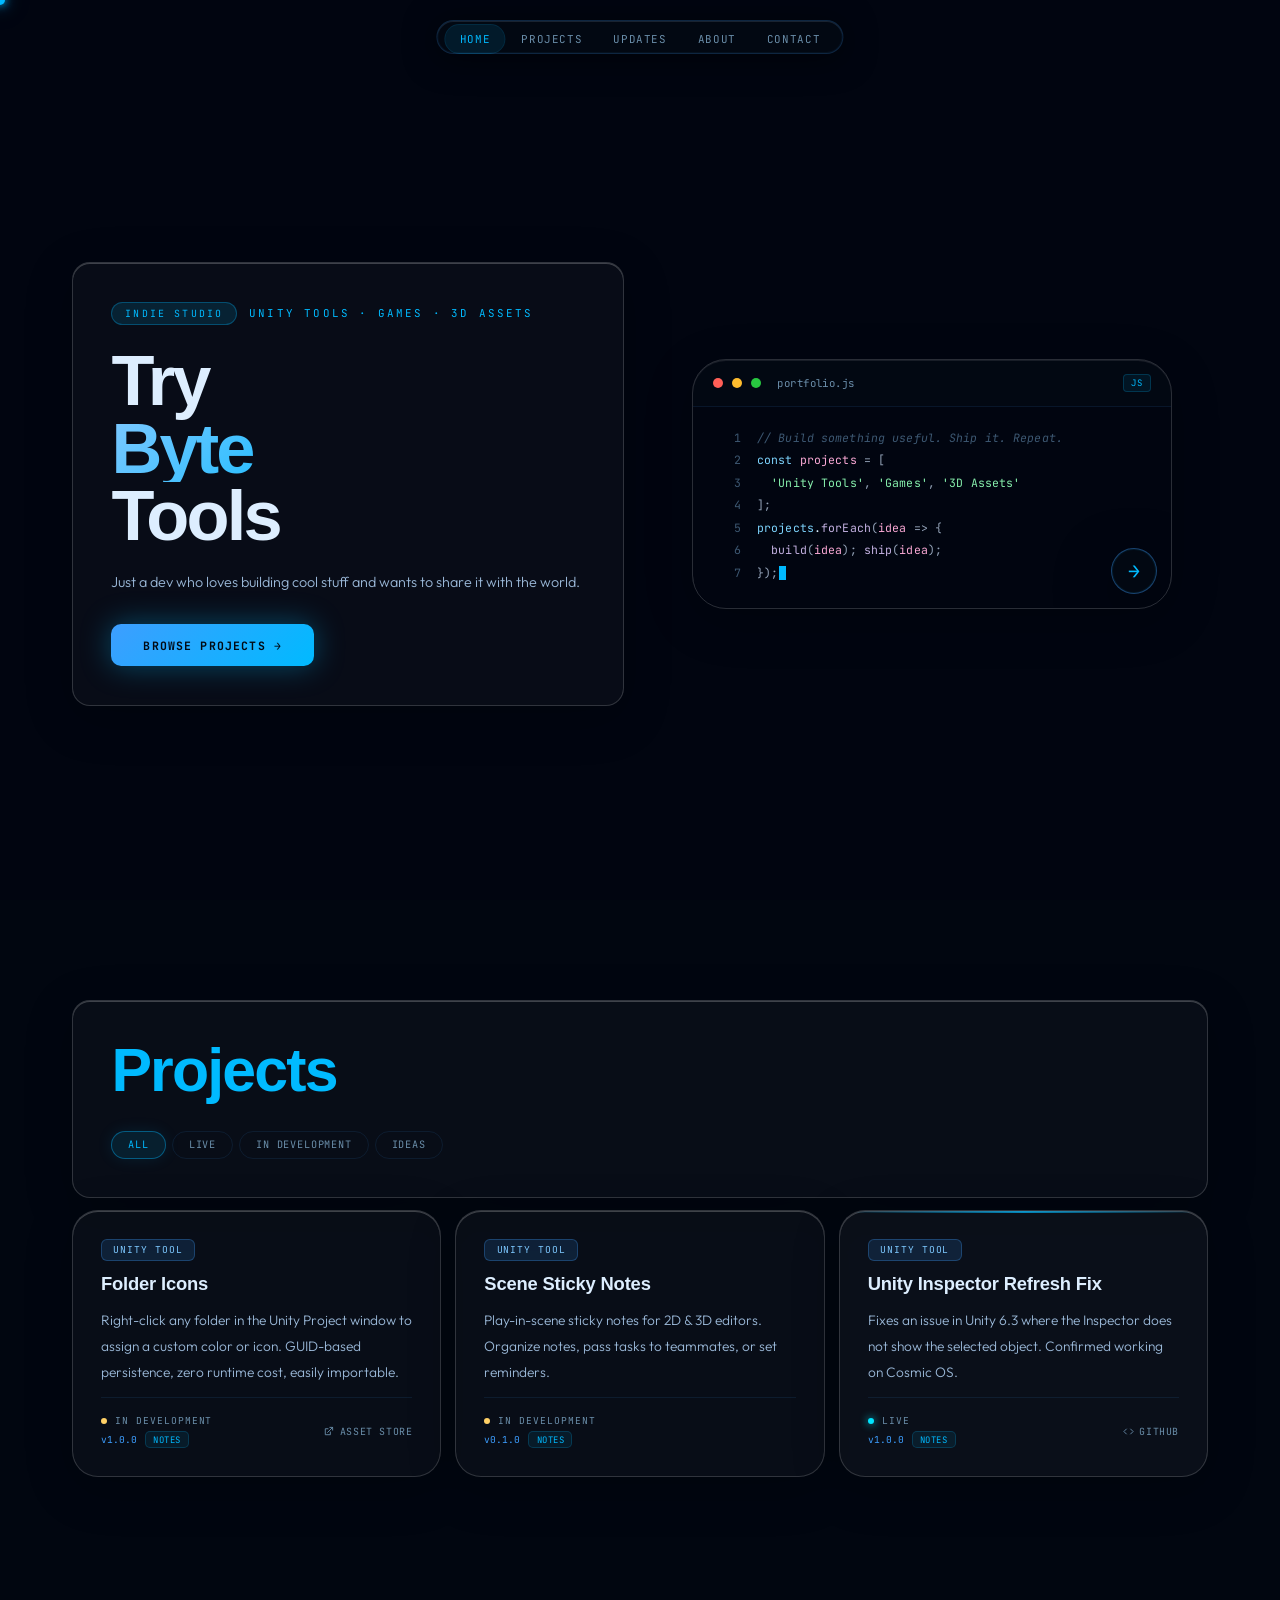
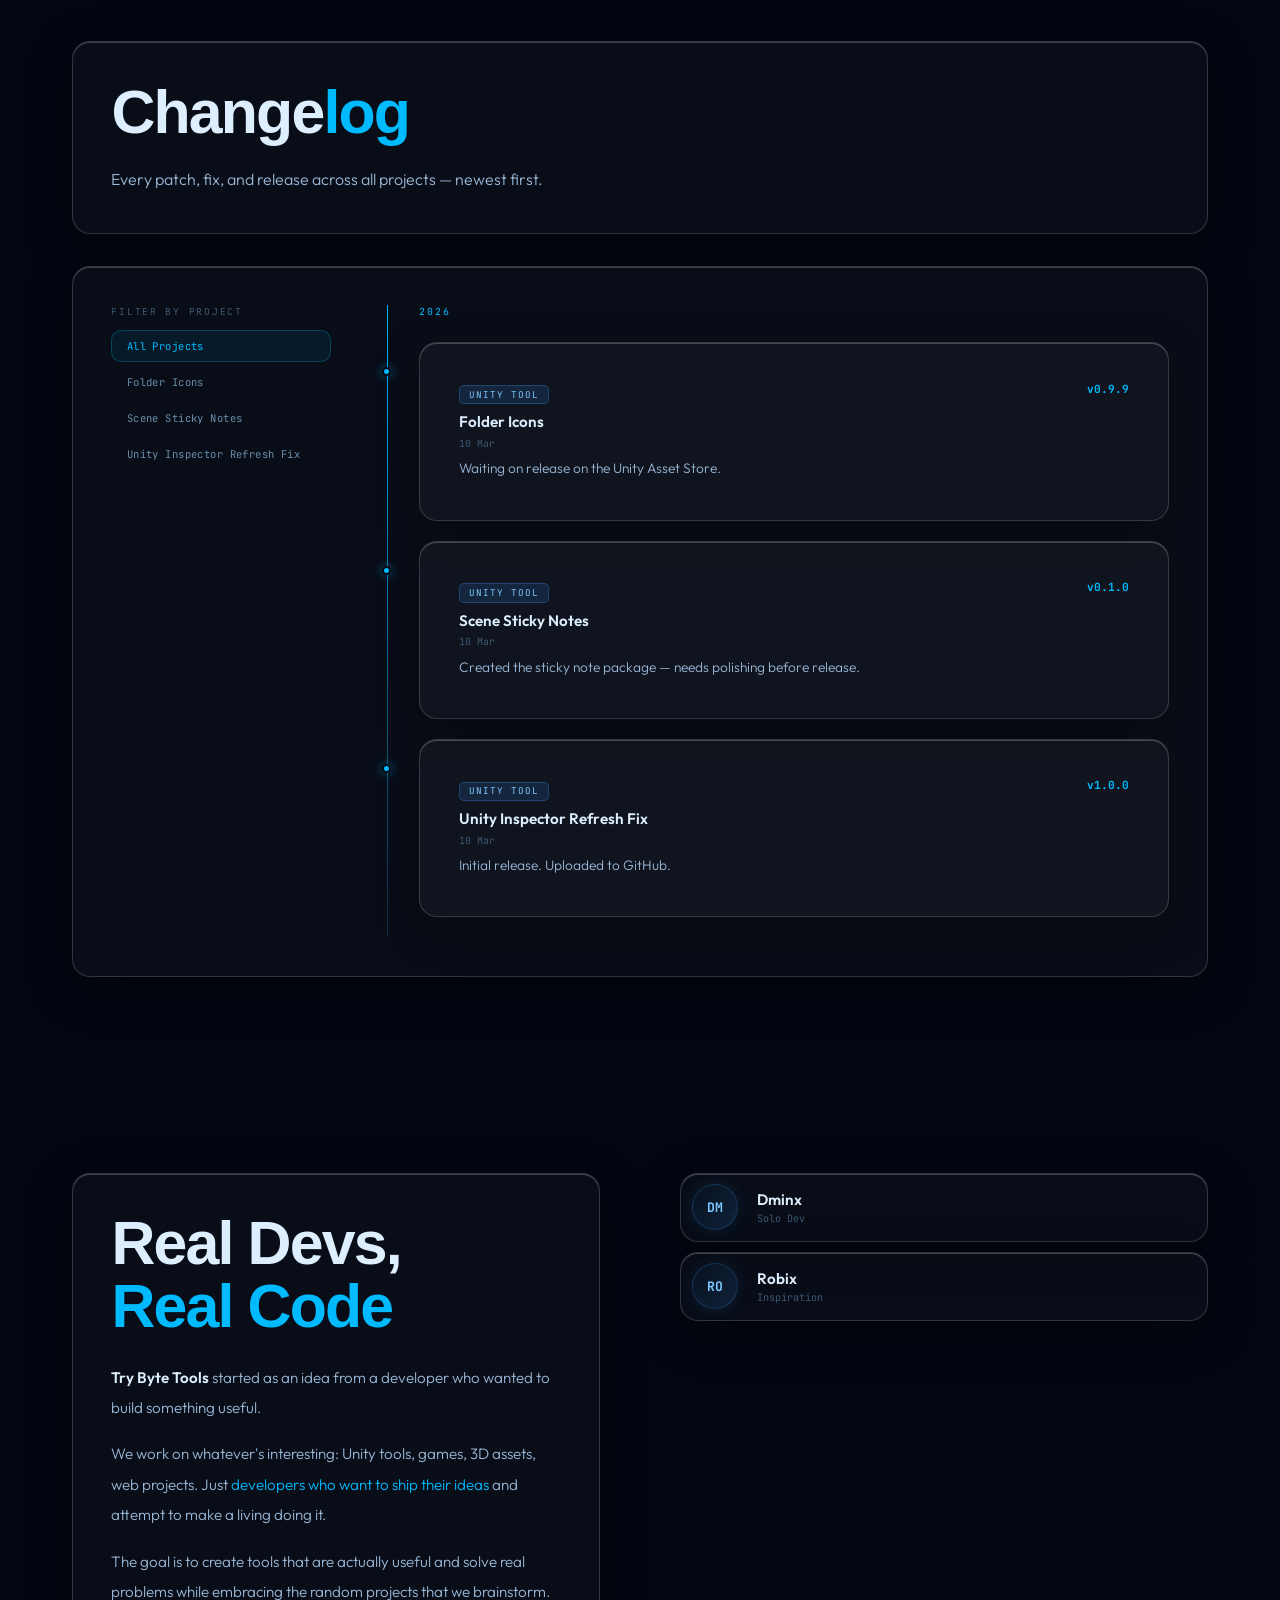
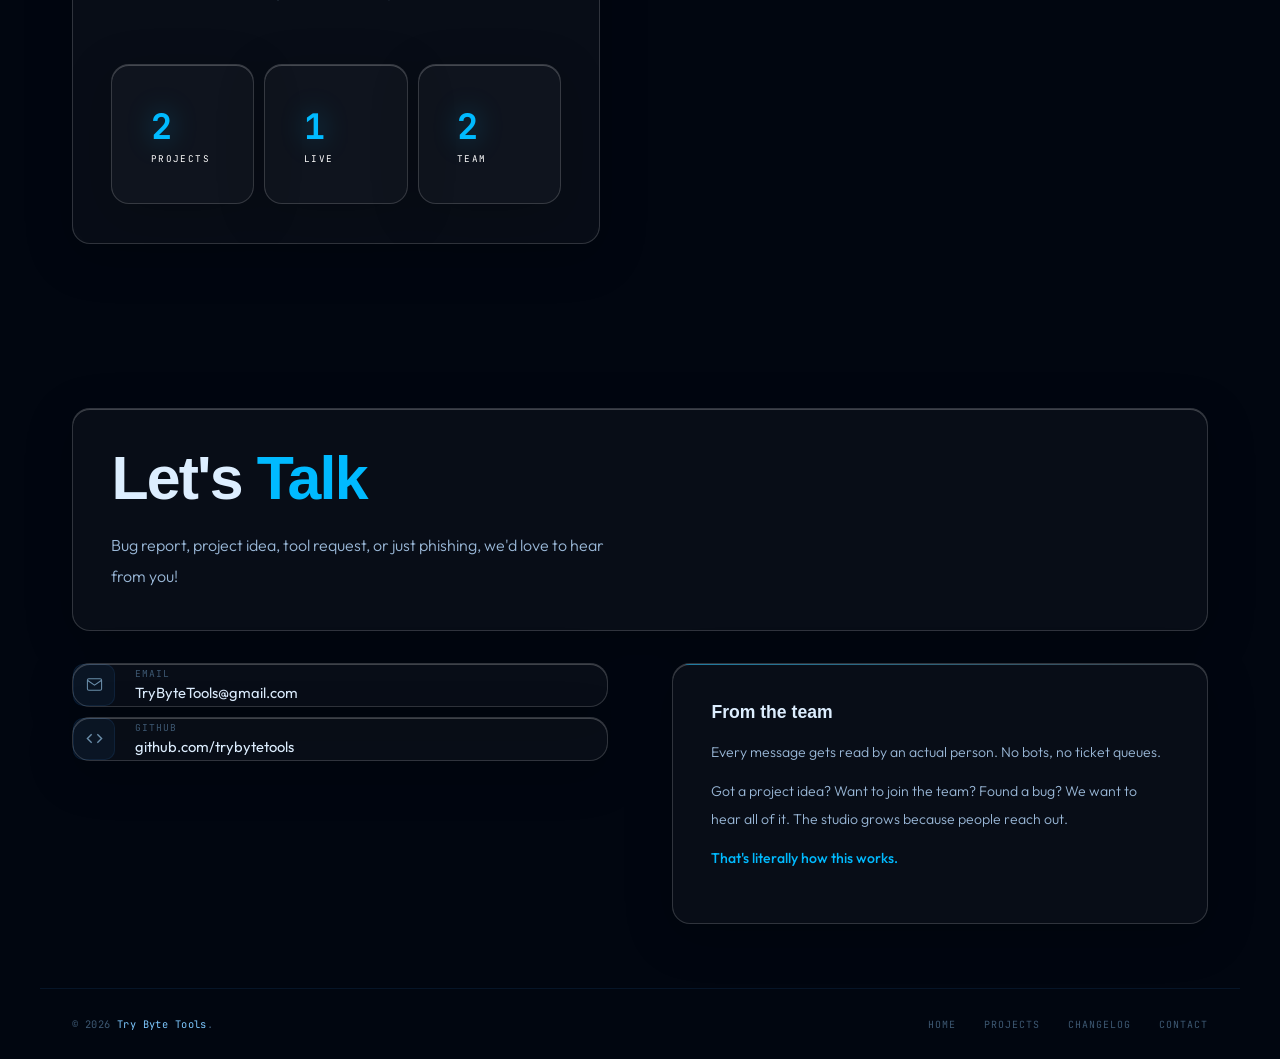
<file: index.html>
<!DOCTYPE html>
<html lang="en">
<head>
  <meta charset="UTF-8">
  <meta name="viewport" content="width=device-width, initial-scale=1.0">
  <meta name="description" content="Try Byte Tools — Indie studio building Unity tools, games, and 3D assets.">
  <meta name="theme-color" content="#010610">
  <link rel="canonical" href="https://trybytetools.github.io/TryByteTools/">
  
  <meta property="og:title" content="Try Byte Tools">
  <meta property="og:description" content="A small indie studio building Unity tools, games, and 3D assets.">
  <meta property="og:url" content="https://trybytetools.github.io/TryByteTools/">
  <meta property="og:type" content="website">
  <meta property="og:image" content="https://trybytetools.github.io/TryByteTools/assets/og.png">
  <meta property="og:site_name" content="Try Byte Tools">
  
  <meta name="twitter:card" content="summary_large_image">
  <meta name="twitter:title" content="Try Byte Tools">
  <meta name="twitter:description" content="A small indie studio building Unity tools, games, and 3D assets.">
  <meta name="twitter:image" content="https://trybytetools.github.io/TryByteTools/assets/og.png">
  
  <title>Try Byte Tools — Indie Studio</title>
  
  <link rel="icon" type="image/svg+xml" href="data:image/svg+xml,%3Csvg xmlns='http://www.w3.org/2000/svg' viewBox='0 0 32 32'%3E%3Cdefs%3E%3ClinearGradient id='g' x1='0' y1='0' x2='1' y2='1'%3E%3Cstop offset='0' stop-color='%233d9eff'/%3E%3Cstop offset='1' stop-color='%2300baff'/%3E%3C/linearGradient%3E%3C/defs%3E%3Cpolygon points='16,2 28,9 28,23 16,30 4,23 4,9' fill='url(%23g)'/%3E%3Ctext x='16' y='22' text-anchor='middle' font-family='monospace' font-weight='900' font-size='14' fill='%23020a14'%3EB%3C/text%3E%3C/svg%3E">
  <link rel="preconnect" href="https://fonts.googleapis.com">
  <link rel="preconnect" href="https://fonts.gstatic.com" crossorigin>
  <link href="https://fonts.googleapis.com/css2?family=Syne:wght@700;800;900&family=Outfit:wght@300;400;500;600;700&family=JetBrains+Mono:wght@300;400;600;700&display=swap" rel="stylesheet">
  <link rel="stylesheet" href="style.css">
</head>
<body>
  <a href="#main-content" class="skip-link">Skip to content</a>
  
  <div id="loader">
    <div class="loader-brand">
      <div class="loader-dot"></div>TRY BYTE TOOLS
    </div>
    <div class="loader-bar-wrap">
      <div class="loader-bar" id="loader-bar"></div>
    </div>
  </div>

  <div id="section-dots">
    <div class="s-dot active" data-target="home" data-label="Home"></div>
    <div class="s-dot" data-target="projects" data-label="Projects"></div>
    <div class="s-dot" data-target="changelog" data-label="Changelog"></div>
    <div class="s-dot" data-target="about" data-label="About"></div>
    <div class="s-dot" data-target="contact" data-label="Contact"></div>
  </div>
  
  <div id="cur"></div>
  
  <video id="bg-video" autoplay muted loop playsinline>
    <source src="assets/bg.webm" type="video/webm">
    <source src="assets/bg.mp4" type="video/mp4">
  </video>
  
  <div id="glass-tint"></div>
  <div id="glass-frost"></div>
  
  <nav id="nav">
    <ul class="nav-links">
      <li><a href="#home" class="active">Home</a></li>
     
      <li><a href="#projects">Projects</a></li>
      <li><a href="#changelog">Updates</a></li>
      <li><a href="#about">About</a></li>
      <li><a href="#contact">Contact</a></li>
    </ul>
    <button class="nav-hamburger" id="hamburger" aria-label="Menu" aria-expanded="false">
      <span></span><span></span><span></span>
    </button>
  </nav>
  
  <div class="nav-drawer" id="nav-drawer" aria-hidden="true">
    <a href="#home">Home</a>
    <a href="#projects">Projects</a>
    <a href="#changelog">Updates</a>
    <a href="#about">About</a>
    <a href="#contact">Contact</a>
  </div>
  
  <main id="main-content" role="main">
    <section id="home" aria-label="Hero">
      <div class="glass-panel">
        <div class="hero-label">
          <span class="hero-label-pill">Indie Studio</span> Unity Tools · Games · 3D Assets
        </div>
        <h1 class="hero-title" id="hero-title">
          <span class="line">Try</span><span class="line gradient-text">Byte</span><span class="line">Tools</span>
        </h1>
        <p class="hero-sub">Just a dev who loves building cool stuff and wants to share it with the world.</p>
        <div class="hero-btns">
          <a href="#projects" class="btn-primary mag-btn"><span>Browse Projects →</span></a>
        </div>
      </div>
      <div class="hero-right">
        <div class="terminal">
          <div class="terminal-bar">
            <div class="t-dot"></div><div class="t-dot"></div><div class="t-dot"></div>
            <span class="terminal-filename">portfolio.js</span>
            <span class="terminal-badge">JS</span>
          </div>
          <div class="terminal-body">
            <div class="tl"><span class="tl-num">1</span><span class="tl-code t-cm">// Build something useful. Ship it. Repeat.</span></div>
            <div class="tl"><span class="tl-num">2</span><span class="tl-code"><span class="t-kw">const</span> <span class="t-nm">projects</span> <span class="t-op">=</span> <span class="t-op">[</span></span></div>
            <div class="tl"><span class="tl-num">3</span><span class="tl-code">&nbsp;&nbsp;<span class="t-str">'Unity Tools'</span><span class="t-op">,</span> <span class="t-str">'Games'</span><span class="t-op">,</span> <span class="t-str">'3D Assets'</span></span></div>
            <div class="tl"><span class="tl-num">4</span><span class="tl-code"><span class="t-op">];</span></span></div>
            <div class="tl"><span class="tl-num">5</span><span class="tl-code"><span class="t-kw">projects</span>.<span class="t-fn">forEach</span><span class="t-op">(</span><span class="t-nm">idea</span> <span class="t-op">=&gt;</span> <span class="t-op">{</span></span></div>
            <div class="tl"><span class="tl-num">6</span><span class="tl-code">&nbsp;&nbsp;<span class="t-fn">build</span><span class="t-op">(</span><span class="t-nm">idea</span><span class="t-op">);</span> <span class="t-fn">ship</span><span class="t-op">(</span><span class="t-nm">idea</span><span class="t-op">);</span></span></div>
            <div class="tl"><span class="tl-num">7</span><span class="tl-code"><span class="t-op">});</span><span class="t-cursor"></span></span></div>
          </div>
          <button class="terminal-next" id="terminal-next" type="button" aria-label="Go to Home section">→</button>
        </div>
      </div>
    </section>
    
    <section class="section" id="projects" aria-label="Projects">
      <div class="glass-panel">
        <div>
          <h2 class="section-heading reveal delay-1"><span class="accent">Projects</span></h2>
        </div>
        <div class="reveal delay-2">
          <div class="filter-tabs" id="filter-tabs">
            <button class="f-tab active" data-filter="all">All</button>
            <button class="f-tab" data-filter="live">Live</button>
            <button class="f-tab" data-filter="wip">In Development</button>
            <button class="f-tab" data-filter="idea">Ideas</button>
          </div>
        </div>
      </div>
      <div class="bento reveal delay-2" id="bento-grid"></div>
    </section>
    
    <section class="section" id="changelog" aria-label="Changelog">
      <div class="glass-panel">
        <h2 class="section-heading reveal delay-1">Change<span class="accent">log</span></h2>
        <p class="section-sub reveal delay-2">Every patch, fix, and release across all projects — newest first.</p>
      </div>
      <div class="glass-panel changelog-layout reveal delay-3">
        <div class="cl-sidebar">
          <div class="cl-sidebar-title">Filter by project</div>
          <div class="cl-proj-list" id="cl-proj-list"></div>
        </div>
        <div class="timeline" id="timeline"></div>
      </div>
    </section>
    
    <section class="section" id="about" aria-label="About">
      <div class="about-grid">
        <div class="about-copy glass-panel reveal delay-1">
          <h2 class="section-heading">Real Devs,<br><span class="accent">Real Code</span></h2>
          <p><strong>Try Byte Tools</strong> started as an idea from a developer who wanted to build something useful.</p>
          <p>We work on whatever's interesting: Unity tools, games, 3D assets, web projects. Just <em>developers who want to ship their ideas</em> and attempt to make a living doing it.</p>
          <p>The goal is to create tools that are actually useful and solve real problems while embracing the random projects that we brainstorm.</p>
          <div class="stats-row" id="stats-row"></div>
        </div>
        <div class="reveal delay-2">
          <div class="team-cards" id="team-grid"></div>
        </div>
      </div>
    </section>
    
    <section class="section" id="contact" aria-label="Contact">
      <div class="glass-panel">
        <h2 class="section-heading reveal delay-1">Let's <span class="accent">Talk</span></h2>
        <p class="section-sub reveal delay-2">Bug report, project idea, tool request, or just phishing, we'd love to hear from you!</p>
      </div>
      <div class="contact-split reveal delay-3">
        <div class="contact-left" id="contact-links"></div>
        <div class="contact-right glass-panel">
          <div class="contact-note-title">From the team</div>
          <p>Every message gets read by an actual person. No bots, no ticket queues.</p>
          <p>Got a project idea? Want to join the team? Found a bug? We want to hear all of it. The studio grows because people reach out.</p>
          <p class="highlight">That's literally how this works.</p>
        </div>
      </div>
    </section>
  </main>
  
  <footer>
    <span class="footer-copy">© <span id="footer-year"></span> <span class="accent">Try Byte Tools</span>.</span>
    <nav class="footer-links">
      <a href="#home">Home</a>
      <a href="#projects">Projects</a>
      <a href="#changelog">Changelog</a>
      <a href="#contact">Contact</a>
    </nav>
  </footer>
  
  <div class="modal-overlay" id="patch-modal">
    <div class="modal">
      <div class="modal-head">
        <div class="modal-title" id="patch-modal-title">Patch Notes</div>
        <button class="modal-close" id="patch-modal-close">✕</button>
      </div>
      <div class="modal-body" id="patch-modal-body"></div>
    </div>
  </div>
  
  <script src="script.js" defer></script>
</body>
</html>
</file>
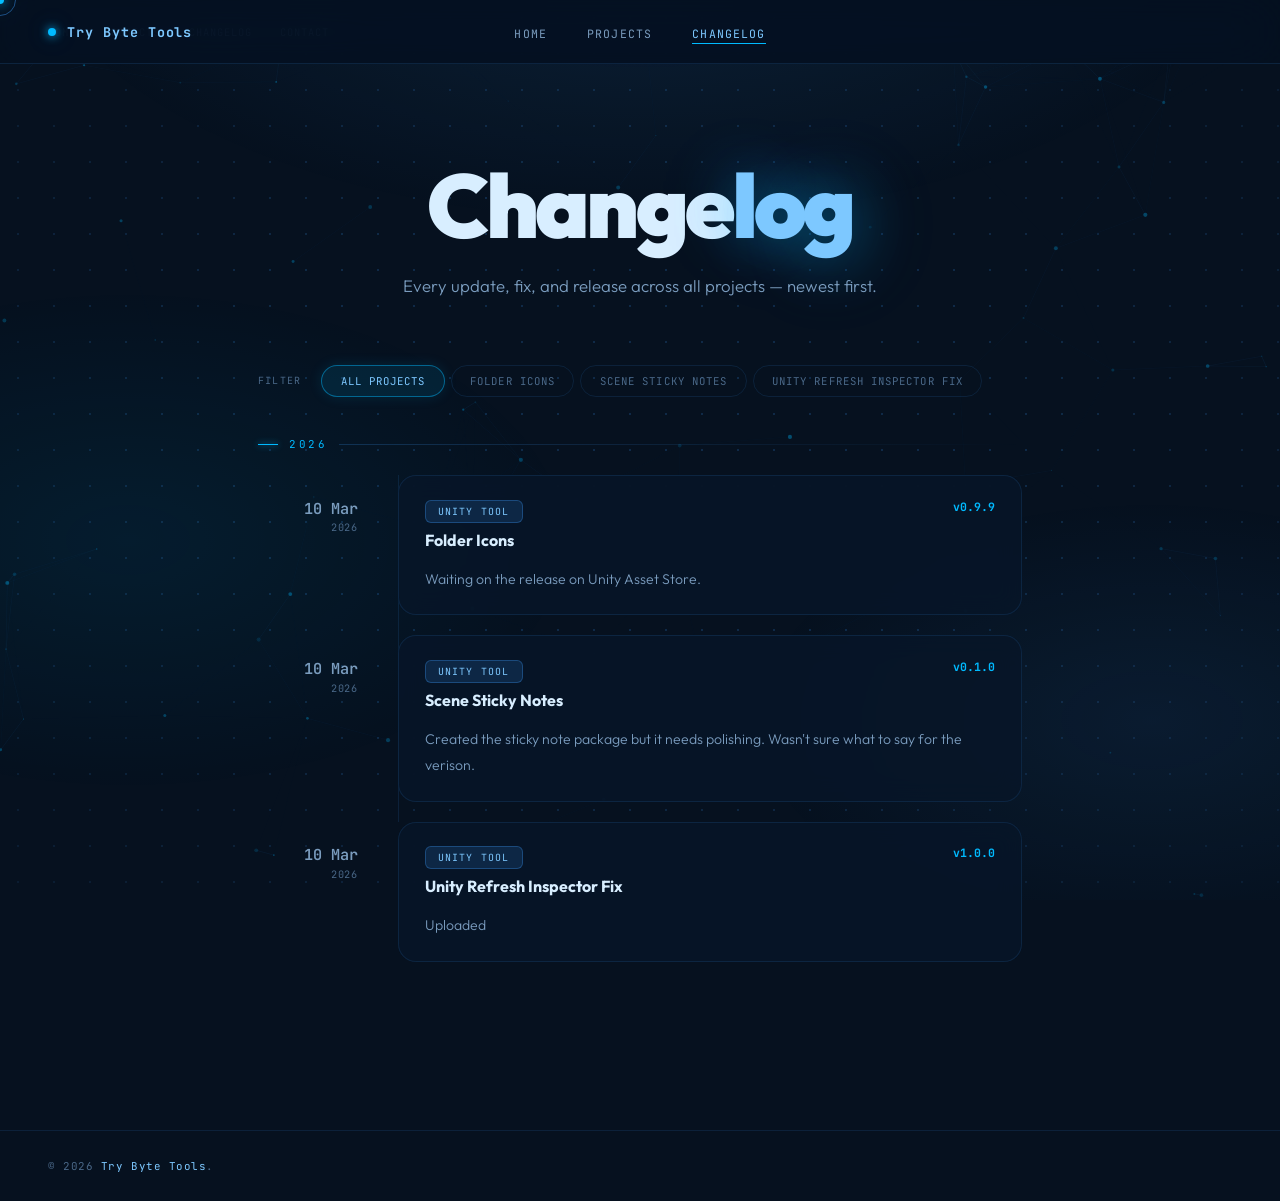
<file: changelog.html>
<!DOCTYPE html>
<html lang="en">
<head>
  <meta charset="UTF-8" />
  <meta name="viewport" content="width=device-width, initial-scale=1.0" />
  <meta name="description" content="Try Byte Tools changelog — every update, fix, and release across all projects in one place." />

  <!-- Open Graph / Social Sharing -->
  <meta property="og:type"        content="website" />
  <meta property="og:url"         content="https://trybytetools.github.io/TryByteTools/changelog.html" />
  <meta property="og:title"       content="Changelog — Try Byte Tools" />
  <meta property="og:description" content="Every update, fix, and release across all Try Byte Tools projects in one place." />
  <meta property="og:site_name"   content="Try Byte Tools" />

  <!-- Twitter / X Card -->
  <meta name="twitter:card"        content="summary" />
  <meta name="twitter:title"       content="Changelog — Try Byte Tools" />
  <meta name="twitter:description" content="Every update, fix, and release across all Try Byte Tools projects." />

  <title>Changelog — Try Byte Tools</title>
  <link rel="preconnect" href="https://fonts.googleapis.com" />
  <link rel="preconnect" href="https://fonts.gstatic.com" crossorigin />
  <link href="https://fonts.googleapis.com/css2?family=JetBrains+Mono:wght@300;400;600;700&family=Outfit:wght@300;400;500;600;700;800;900&display=swap" rel="stylesheet" />
  <link rel="stylesheet" href="styles.css" />

  <style>
    /* ── Changelog-specific styles ──────────────────────────────── */
    .changelog-wrap {
      position: relative; z-index: 1;
      max-width: 860px; margin: 0 auto;
      padding: 0 3rem 7rem;
    }

    /* Year group header */
    .year-group { margin-bottom: 3.5rem; }
    .year-label {
      font-family: var(--font-mono); font-size: 0.68rem;
      color: var(--blue-vivid); letter-spacing: 0.24em; text-transform: uppercase;
      margin-bottom: 1.5rem;
      display: flex; align-items: center; gap: 0.7rem;
    }
    .year-label::before {
      content: ''; width: 20px; height: 1px;
      background: var(--blue-vivid); box-shadow: 0 0 6px var(--blue-vivid);
      flex-shrink: 0;
    }
    .year-label::after {
      content: ''; flex: 1; height: 1px;
      background: linear-gradient(to right, var(--border2), transparent);
    }

    /* Individual changelog entry */
    .cl-entry {
      display: grid;
      grid-template-columns: 100px 1fr;
      gap: 0 2.5rem;
      margin-bottom: 1.25rem;
      position: relative;
    }
    .cl-entry::before {
      content: '';
      position: absolute;
      left: 100px; top: 0; bottom: -1.25rem;
      width: 1px;
      background: var(--border);
      margin-left: 2.5rem;
      transform: translateX(calc(-50% + 0.5px));
    }
    .cl-entry:last-child::before { display: none; }

    .cl-date-col {
      text-align: right;
      padding-top: 1.4rem;
      flex-shrink: 0;
    }
    .cl-date {
      font-family: var(--font-mono); font-size: 0.64rem;
      color: var(--muted); letter-spacing: 0.08em;
      line-height: 1.5;
    }
    .cl-date strong {
      display: block; font-size: 0.95rem;
      color: var(--muted2); font-weight: 600; letter-spacing: 0;
    }

    .cl-card {
      background: var(--bg-card);
      border: 1px solid var(--border);
      border-radius: var(--radius-lg);
      padding: 1.4rem 1.6rem;
      position: relative; overflow: hidden;
      transition: border-color .25s, transform .2s;
      backdrop-filter: blur(12px);
    }
    .cl-card::before {
      content: ''; position: absolute; top: 0; left: 0; right: 0; height: 2px;
      background: linear-gradient(90deg, var(--blue-vivid), transparent);
      opacity: 0; transition: opacity .25s;
    }
    .cl-card:hover { border-color: var(--border2); transform: translateX(4px); }
    .cl-card:hover::before { opacity: 1; }

    /* Timeline dot */
    .cl-card::after {
      content: '';
      position: absolute;
      left: -2.5rem; top: 1.6rem;
      transform: translateX(-50%);
      width: 10px; height: 10px;
      border-radius: 50%;
      background: var(--blue-vivid);
      border: 2px solid var(--bg);
      box-shadow: 0 0 10px rgba(0,186,255,0.4);
    }

    .cl-card-head {
      display: flex; align-items: flex-start; justify-content: space-between;
      gap: 1rem; margin-bottom: 0.6rem; flex-wrap: wrap;
    }
    .cl-project-tag {
      font-family: var(--font-mono); font-size: 0.62rem;
      letter-spacing: 0.12em; text-transform: uppercase;
      padding: 0.22rem 0.7rem; border-radius: 6px;
      display: inline-flex; align-items: center; gap: 0.4rem;
      flex-shrink: 0;
    }
    .cl-version {
      font-family: var(--font-mono); font-size: 0.72rem;
      color: var(--blue-vivid); font-weight: 700;
    }
    .cl-title { font-weight: 700; font-size: 1rem; margin-bottom: 0.4rem; }
    .cl-notes {
      font-size: 0.88rem; font-weight: 300;
      color: var(--muted2); line-height: 1.85;
    }

    /* Empty state */
    .cl-empty {
      text-align: center; padding: 6rem 2rem;
      font-family: var(--font-mono); font-size: 0.8rem; color: var(--muted);
      letter-spacing: 0.1em;
    }
    .cl-empty-glyph { font-size: 2.5rem; margin-bottom: 1rem; opacity: 0.3; }

    /* Filter bar */
    .cl-filter-bar {
      position: relative; z-index: 1;
      max-width: 860px; margin: 0 auto;
      padding: 0 3rem 2.5rem;
      display: flex; align-items: center; gap: 0.75rem; flex-wrap: wrap;
    }
    .cl-filter-label {
      font-family: var(--font-mono); font-size: 0.62rem;
      color: var(--muted); letter-spacing: 0.12em; text-transform: uppercase;
      margin-right: 0.5rem;
    }

    @media (max-width: 640px) {
      .changelog-wrap, .cl-filter-bar { padding-left: 1.5rem; padding-right: 1.5rem; }
      .cl-entry { grid-template-columns: 1fr; gap: 0; }
      .cl-date-col { text-align: left; padding-top: 0; margin-bottom: 0.5rem; }
      .cl-entry::before { display: none; }
      .cl-card::after { display: none; }
    }
  </style>
</head>
<body>

<div id="page-transition"></div>
<div id="cursor"></div>
<div id="cursor-ring"></div>
<canvas id="bg-canvas"></canvas>

<div id="nav-container"></div>

<!-- ════ PAGE HEADER ════════════════════════════════════════════════ -->
<div class="page-header">
  <h1>Change<span class="blue">log</span></h1>
  <p>Every update, fix, and release across all projects — newest first.</p>
</div>

<!-- ════ FILTER BAR ═════════════════════════════════════════════════ -->
<div class="cl-filter-bar">
  <span class="cl-filter-label">Filter</span>
  <div class="cat-tabs" id="cl-proj-tabs">
    <button class="cat-tab active" data-proj="all">All Projects</button>
  </div>
</div>

<!-- ════ CHANGELOG CONTENT ══════════════════════════════════════════ -->
<div class="changelog-wrap">
  <div id="cl-container"></div>
</div>

<div id="footer-container"></div>

<!-- ════ SCRIPTS ════════════════════════════════════════════════════ -->
<script src="projects-data.js"></script>
<script>
  // ── Bootstrap ──────────────────────────────────────────────────
  document.getElementById('nav-container').innerHTML    = TBT_renderNav('changelog');
  document.getElementById('footer-container').innerHTML = TBT_renderFooter();

  const navEl = document.getElementById('main-nav');
  window.addEventListener('scroll', () => navEl.classList.toggle('scrolled', window.scrollY > 30), { passive: true });

  // ── Build flat entry list ───────────────────────────────────────
  // Collect all patch notes from all projects, annotate with project metadata
  const allEntries = [];
  TBT_PROJECTS.forEach(proj => {
    if (!proj.patchNotes || !proj.patchNotes.length) return;
    proj.patchNotes.forEach(note => {
      allEntries.push({
        projectId:    proj.id,
        projectTitle: proj.title,
        category:     proj.category,
        tagLabel:     proj.tagLabel,
        version:      note.version,
        date:         note.date || '',
        notes:        note.notes || '',
      });
    });
  });

  // Sort by date descending (most recent first)
  allEntries.sort((a, b) => {
    if (a.date < b.date) return 1;
    if (a.date > b.date) return -1;
    return 0;
  });

  // ── Populate project filter tabs ────────────────────────────────
  const projectsWithNotes = TBT_PROJECTS.filter(p => p.patchNotes && p.patchNotes.length);
  const tabsEl = document.getElementById('cl-proj-tabs');
  projectsWithNotes.forEach(proj => {
    const btn = document.createElement('button');
    btn.className = 'cat-tab';
    btn.dataset.proj = proj.id;
    btn.textContent = proj.title;
    tabsEl.appendChild(btn);
  });

  // ── State ───────────────────────────────────────────────────────
  let activeProj = 'all';

  // ── Render ──────────────────────────────────────────────────────
  function renderChangelog() {
    const container = document.getElementById('cl-container');
    const filtered = activeProj === 'all'
      ? allEntries
      : allEntries.filter(e => e.projectId === activeProj);

    if (!filtered.length) {
      container.innerHTML = `
        <div class="cl-empty">
          <div class="cl-empty-glyph">◈</div>
          <p>No changelog entries yet.</p>
        </div>`;
      return;
    }

    // Group by year
    const byYear = {};
    filtered.forEach(entry => {
      const year = entry.date ? entry.date.slice(0, 4) : 'Unknown';
      if (!byYear[year]) byYear[year] = [];
      byYear[year].push(entry);
    });

    const years = Object.keys(byYear).sort((a, b) => b.localeCompare(a));

    container.innerHTML = years.map(year => `
      <div class="year-group reveal">
        <div class="year-label">${year}</div>
        ${byYear[year].map(entry => buildEntry(entry)).join('')}
      </div>
    `).join('');

    TBT_initReveal();
  }

  function buildEntry(entry) {
    const dateParts = entry.date ? entry.date.split('-') : [];
    const monthNames = ['Jan','Feb','Mar','Apr','May','Jun','Jul','Aug','Sep','Oct','Nov','Dec'];
    const month = dateParts[1] ? monthNames[parseInt(dateParts[1], 10) - 1] : '';
    const day   = dateParts[2] ? parseInt(dateParts[2], 10) : '';

    // Use same ptag CSS classes as project cards
    const tagClass = `ptag ptag-${entry.category}`;

    return `
      <div class="cl-entry reveal">
        <div class="cl-date-col">
          <div class="cl-date">
            <strong>${day} ${month}</strong>
            ${dateParts[0] || ''}
          </div>
        </div>
        <div class="cl-card">
          <div class="cl-card-head">
            <div>
              <span class="${tagClass}" style="display:inline-flex;align-items:center;gap:0.4rem;margin-bottom:0.45rem;">${entry.tagLabel}</span>
              <div class="cl-title">${entry.projectTitle}</div>
            </div>
            <span class="cl-version">v${entry.version}</span>
          </div>
          <p class="cl-notes">${entry.notes}</p>
        </div>
      </div>`;
  }

  // ── Tab listeners ────────────────────────────────────────────────
  document.getElementById('cl-proj-tabs').addEventListener('click', e => {
    const btn = e.target.closest('.cat-tab');
    if (!btn) return;
    document.querySelectorAll('#cl-proj-tabs .cat-tab').forEach(b => b.classList.remove('active'));
    btn.classList.add('active');
    activeProj = btn.dataset.proj;
    renderChangelog();
  });

  // ── Boot ─────────────────────────────────────────────────────────
  renderChangelog();
  TBT_initBackground();
  TBT_initCursor();
  TBT_initMobileNav();
  TBT_initPageTransition();
</script>
</body>
</html>
</file>
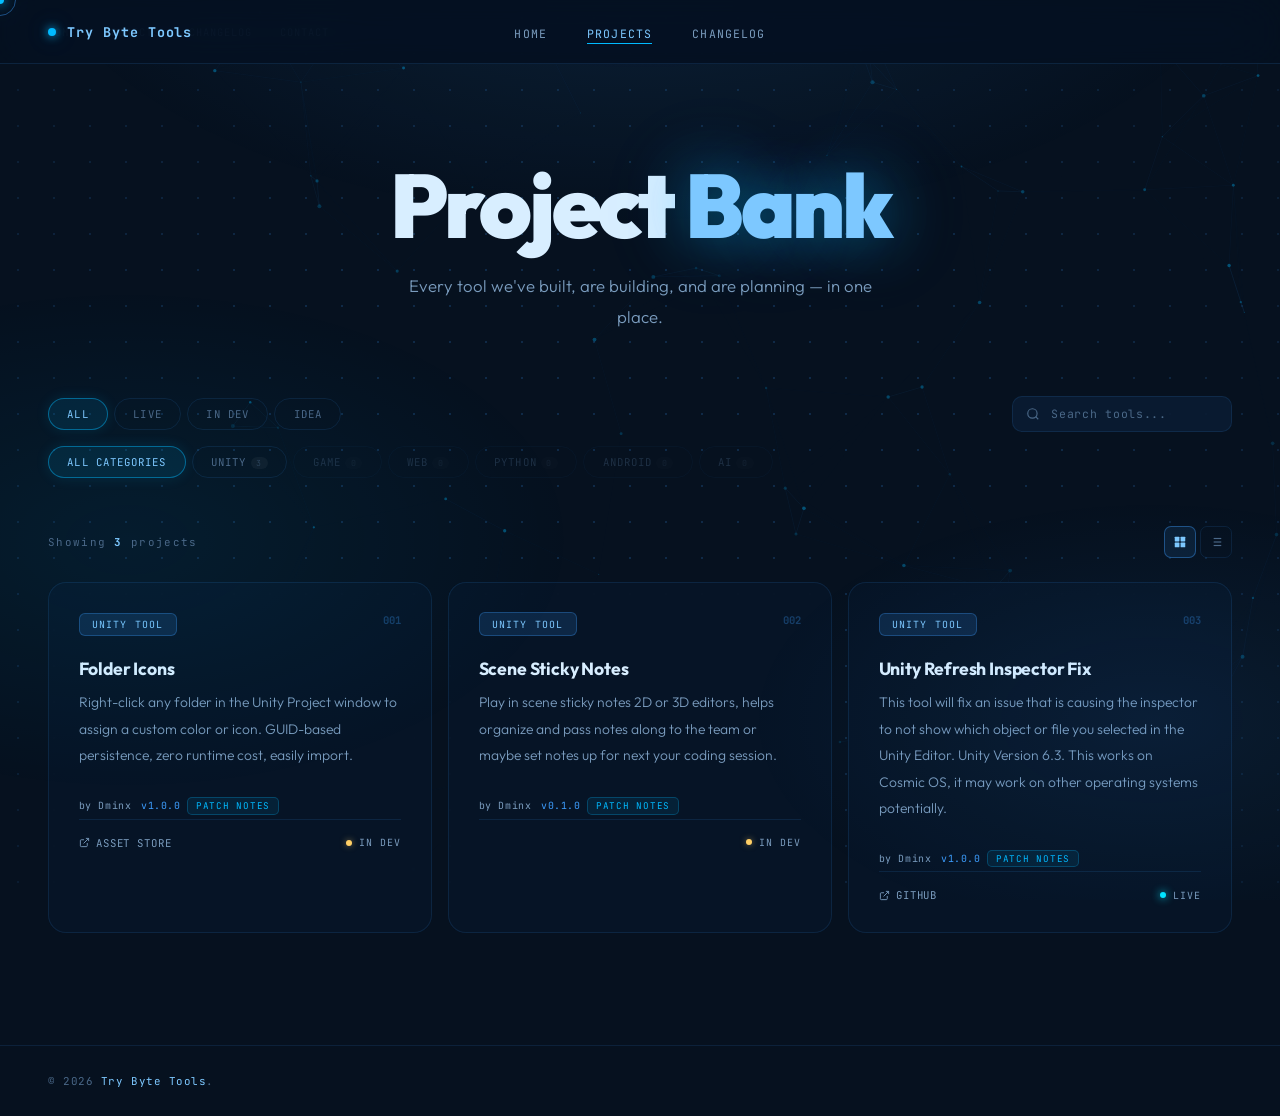
<file: projects.html>
<!DOCTYPE html>
<html lang="en">
<head>
  <meta charset="UTF-8" />
  <meta name="viewport" content="width=device-width, initial-scale=1.0" />
  <meta name="description" content="Try Byte Tools — full project bank. Every Unity editor extension we've built, are building, or are planning." />

  <!-- Open Graph / Social Sharing -->
  <meta property="og:type"        content="website" />
  <meta property="og:url"         content="https://trybytetools.github.io/TryByteTools/projects.html" />
  <meta property="og:title"       content="Project Bank — Try Byte Tools" />
  <meta property="og:description" content="Every tool we've built, are building, and are planning — Unity tools, games, web apps, and more." />
  <meta property="og:site_name"   content="Try Byte Tools" />

  <!-- Twitter / X Card -->
  <meta name="twitter:card"        content="summary" />
  <meta name="twitter:title"       content="Project Bank — Try Byte Tools" />
  <meta name="twitter:description" content="Every tool we've built, are building, and are planning." />

  <title>Project Bank — Try Byte Tools</title>
  <link rel="preconnect" href="https://fonts.googleapis.com" />
  <link rel="preconnect" href="https://fonts.gstatic.com" crossorigin />
  <link href="https://fonts.googleapis.com/css2?family=JetBrains+Mono:wght@300;400;600;700&family=Outfit:wght@300;400;500;600;700;800;900&display=swap" rel="stylesheet" />
  <link rel="stylesheet" href="styles.css" />

  <style>
    /* ── Dual-axis filter bar ──────────────────────────────────── */
    .controls-bar { flex-direction: column; align-items: stretch; gap: 0.85rem; }
    .controls-row {
      display: flex; align-items: center;
      justify-content: space-between; flex-wrap: wrap; gap: 0.85rem;
    }

    /* Category tab colour accents when active */
    .cat-tab[data-cat="unity"].active   { background: rgba(61,158,255,0.13);  color: #7dc8ff; border-color: rgba(61,158,255,0.45); }
    .cat-tab[data-cat="game"].active    { background: rgba(140,74,255,0.11);  color: #b89fff; border-color: rgba(140,74,255,0.4); }
    .cat-tab[data-cat="python"].active  { background: rgba(255,200,74,0.1);   color: #ffd87a; border-color: rgba(255,200,74,0.35); }
    .cat-tab[data-cat="android"].active { background: rgba(74,255,140,0.1);   color: #7fffc0; border-color: rgba(74,255,140,0.35); }
    .cat-tab[data-cat="web"].active     { background: rgba(0,186,255,0.1);    color: #7dd8ff; border-color: rgba(0,186,255,0.45); }
    .cat-tab[data-cat="ai"].active      { background: rgba(255,74,180,0.1);   color: #ff9de0; border-color: rgba(255,74,180,0.4); }

    /* Count badge on category tabs */
    .cat-tab .tab-count {
      font-size: 0.52rem; opacity: 0.55;
      background: rgba(255,255,255,0.08);
      border-radius: 10px; padding: 0.05rem 0.35rem;
      margin-left: 0.25rem;
    }
    .cat-tab.active .tab-count { opacity: 0.75; }

    /* Active filter summary pills */
    .active-filters {
      display: flex; align-items: center; gap: 0.5rem; flex-wrap: wrap;
      font-family: var(--font-mono); font-size: 0.6rem;
      letter-spacing: 0.1em; color: var(--muted); min-height: 22px;
    }
    .filter-pill {
      display: inline-flex; align-items: center; gap: 0.35rem;
      background: rgba(61,158,255,0.07); color: var(--blue-bright);
      border: 1px solid rgba(61,158,255,0.25); border-radius: 100px;
      padding: 0.15rem 0.6rem; font-size: 0.58rem; letter-spacing: 0.1em;
      text-transform: uppercase;
    }
    .filter-pill-clear { cursor: pointer; opacity: 0.7; transition: opacity .15s; font-size: 0.7rem; line-height: 1; }
    .filter-pill-clear:hover { opacity: 1; }
  </style>
</head>
<body>

<div id="page-transition"></div>
<div id="cursor"></div>
<div id="cursor-ring"></div>
<canvas id="bg-canvas"></canvas>

<div id="nav-container"></div>

<!-- ════ PAGE HEADER ════════════════════════════════════════════════ -->
<div class="page-header">
  <h1>Project <span class="blue">Bank</span></h1>
  <p>Every tool we've built, are building, and are planning — in one place.</p>
</div>

<!-- ════ CONTROLS ═══════════════════════════════════════════════════ -->
<div class="controls-bar">

  <!-- Row 1 — Status + Search -->
  <div class="controls-row">
    <div class="cat-tabs" id="status-tabs">
      <button class="cat-tab active" data-filter="all">All</button>
      <button class="cat-tab" data-filter="live">Live</button>
      <button class="cat-tab" data-filter="wip">In Dev</button>
      <button class="cat-tab" data-filter="idea">Idea</button>
    </div>
    <div class="search-wrap">
      <svg viewBox="0 0 24 24" fill="none" stroke="currentColor" stroke-width="2">
        <circle cx="11" cy="11" r="8"/><line x1="21" y1="21" x2="16.65" y2="16.65"/>
      </svg>
      <input class="search-input" type="text" id="search-input" placeholder="Search tools..." />
    </div>
  </div>

  <!-- Row 2 — Category tabs + active filter pills -->
  <div class="controls-row">
    <div class="cat-tabs" id="cat-tabs">
      <button class="cat-tab active" data-cat="all">All Categories</button>
      <button class="cat-tab" data-cat="unity">Unity</button>
      <button class="cat-tab" data-cat="game">Game</button>
      <button class="cat-tab" data-cat="web">Web</button>
      <button class="cat-tab" data-cat="python">Python</button>
      <button class="cat-tab" data-cat="android">Android</button>
      <button class="cat-tab" data-cat="ai">AI</button>
    </div>
    <div class="active-filters" id="active-filters"></div>
  </div>

</div>

<!-- ════ RESULTS META ═══════════════════════════════════════════════ -->
<div class="results-meta">
  <span class="results-count" id="results-count">Showing <strong>0</strong> tools</span>
  <div class="view-toggle">
    <button class="view-btn active" id="btn-grid" title="Grid view">
      <svg viewBox="0 0 24 24" fill="currentColor"><rect x="3" y="3" width="8" height="8" rx="1"/><rect x="13" y="3" width="8" height="8" rx="1"/><rect x="3" y="13" width="8" height="8" rx="1"/><rect x="13" y="13" width="8" height="8" rx="1"/></svg>
    </button>
    <button class="view-btn" id="btn-list" title="List view">
      <svg viewBox="0 0 24 24" fill="none" stroke="currentColor" stroke-width="2"><line x1="8" y1="6" x2="21" y2="6"/><line x1="8" y1="12" x2="21" y2="12"/><line x1="8" y1="18" x2="21" y2="18"/><line x1="3" y1="6" x2="3.01" y2="6"/><line x1="3" y1="12" x2="3.01" y2="12"/><line x1="3" y1="18" x2="3.01" y2="18"/></svg>
    </button>
  </div>
</div>

<!-- ════ PROJECT GRID ═══════════════════════════════════════════════ -->
<div id="project-grid">
  <div class="project-grid" id="cards-container"></div>
  <div class="empty-state" id="empty-state">
    <div class="empty-glyph">◈</div>
    <p>No tools match your filter.</p>
  </div>
</div>

<div id="footer-container"></div>

<!-- ════ PATCH NOTES MODAL ══════════════════════════════════════════ -->
<div class="patch-modal-overlay" id="patch-modal">
  <div class="patch-modal">
    <div class="patch-modal-head">
      <div class="patch-modal-title" id="patch-modal-title">Patch Notes</div>
      <button class="patch-modal-close" id="patch-modal-close">✕</button>
    </div>
    <div class="patch-modal-body" id="patch-modal-body"></div>
  </div>
</div>

<!-- ════ SCRIPTS ════════════════════════════════════════════════════ -->
<script src="projects-data.js"></script>
<script>
  // ── Bootstrap ──────────────────────────────────────────────────
  document.getElementById('nav-container').innerHTML    = TBT_renderNav('projects');
  document.getElementById('footer-container').innerHTML = TBT_renderFooter();

  const navEl = document.getElementById('main-nav');
  window.addEventListener('scroll', () => navEl.classList.toggle('scrolled', window.scrollY > 30), { passive: true });

  // ── Icons ──────────────────────────────────────────────────────
  const ICONS = {
    github: `<svg viewBox="0 0 24 24" fill="none" stroke="currentColor" stroke-width="2"><path d="M9 19c-5 1.5-5-2.5-7-3m14 6v-3.87a3.37 3.37 0 00-.94-2.61c3.14-.35 6.44-1.54 6.44-7A5.44 5.44 0 0020 4.77 5.07 5.07 0 0019.91 1S18.73.65 16 2.48a13.38 13.38 0 00-7 0C6.27.65 5.09 1 5.09 1A5.07 5.07 0 005 4.77a5.44 5.44 0 00-1.5 3.78c0 5.42 3.3 6.61 6.44 7A3.37 3.37 0 009 18.13V22"/></svg>`,
    store:  `<svg viewBox="0 0 24 24" fill="none" stroke="currentColor" stroke-width="2"><path d="M18 13v6a2 2 0 01-2 2H5a2 2 0 01-2-2V8a2 2 0 012-2h6"/><polyline points="15 3 21 3 21 9"/><line x1="10" y1="14" x2="21" y2="3"/></svg>`,
  };
  const STATUS_LABEL = { live: 'Live', wip: 'In Dev', idea: 'Idea' };
  const CAT_LABEL    = { unity: 'Unity', game: 'Game', web: 'Web', python: 'Python', android: 'Android', ai: 'AI', all: 'All' };

  // ── Card builder ────────────────────────────────────────────────
  function buildCard(p) {
    const linksHtml = (p.links || []).length
      ? p.links.map(l => `<a href="${l.href}" class="pcard-link" target="_blank" rel="noopener noreferrer">${ICONS[l.icon] || ''} ${l.label}</a>`).join('')
      : '';
    const hasPatches = p.patchNotes && p.patchNotes.length > 0;
    const versionHtml = p.version
      ? `<span class="pcard-version">v${p.version}${hasPatches ? `<button class="patch-btn" onclick="openPatches(event,'${p.id}')">patch notes</button>` : ''}</span>`
      : '';
    return `
      <div class="pcard${p.status !== 'live' ? ' wip-card' : ''} reveal"
           data-cat="${p.category}" data-status="${p.status}" data-title="${p.title.toLowerCase()}">
        <div class="pcard-top">
          <span class="ptag ptag-${p.category}">${p.tagLabel}</span>
          <span class="pcard-num">${p.id}</span>
        </div>
        <h3 class="pcard-title">${p.title}</h3>
        <p class="pcard-desc">${p.desc}</p>
        <div class="pcard-meta">
          ${p.author ? `<span class="pcard-author">by ${p.author}</span>` : ''}
          ${versionHtml}
          <span class="pcard-price">${typeof p.price !== 'undefined' ? p.price : (p.revenue || '')}</span>
        </div>
        <div class="pcard-footer">
          <div class="pcard-links">${linksHtml}</div>
          <span class="pstatus">
            <span class="pstatus-dot ${p.status}"></span>
            ${STATUS_LABEL[p.status] || p.status}
          </span>
        </div>
      </div>`;
  }

  // ── State ───────────────────────────────────────────────────────
  const container  = document.getElementById('cards-container');
  const emptyState = document.getElementById('empty-state');
  const countEl    = document.getElementById('results-count');
  let activeStatus = 'all';
  let activeCat    = 'all';
  let searchQuery  = '';

  // Build an ID → project lookup for patch modal
  const PROJ_BY_ID = Object.fromEntries(TBT_PROJECTS.map(p => [p.id, p]));

  // ── Count badges on category tabs ───────────────────────────────
  function updateCatCounts() {
    const q = searchQuery.trim().toLowerCase();
    document.querySelectorAll('#cat-tabs .cat-tab').forEach(btn => {
      const cat = btn.dataset.cat;
      if (cat === 'all') return;
      const count = TBT_PROJECTS.filter(p => {
        return (activeStatus === 'all' || p.status === activeStatus)
          && p.category === cat
          && (!q || p.title.toLowerCase().includes(q) || p.desc.toLowerCase().includes(q));
      }).length;
      let badge = btn.querySelector('.tab-count');
      if (!badge) { badge = document.createElement('span'); badge.className = 'tab-count'; btn.appendChild(badge); }
      badge.textContent = count;
      btn.style.opacity = count === 0 ? '0.35' : '';
    });
  }

  // ── Render ──────────────────────────────────────────────────────
  function renderCards() {
    const q = searchQuery.trim().toLowerCase();
    const filtered = TBT_PROJECTS.filter(p => {
      return (activeStatus === 'all' || p.status === activeStatus)
        && (activeCat    === 'all' || p.category === activeCat)
        && (!q || p.title.toLowerCase().includes(q) || p.desc.toLowerCase().includes(q));
    });
    container.innerHTML = filtered.map(buildCard).join('');
    const n = filtered.length;
    countEl.innerHTML = `Showing <strong>${n}</strong> project${n !== 1 ? 's' : ''}`;
    emptyState.classList.toggle('show', n === 0);
    TBT_initReveal();
    TBT_initCardSpotlight();
    updateCatCounts();
    updateActivePills();
  }

  // ── Filter pills ────────────────────────────────────────────────
  function updateActivePills() {
    const wrap = document.getElementById('active-filters');
    const pills = [];
    if (activeStatus !== 'all')
      pills.push(`<span class="filter-pill">${STATUS_LABEL[activeStatus] || activeStatus}<span class="filter-pill-clear" onclick="clearStatus()" title="Remove">✕</span></span>`);
    if (activeCat !== 'all')
      pills.push(`<span class="filter-pill">${CAT_LABEL[activeCat] || activeCat}<span class="filter-pill-clear" onclick="clearCat()" title="Remove">✕</span></span>`);
    if (searchQuery)
      pills.push(`<span class="filter-pill">"${searchQuery.slice(0,18)}${searchQuery.length>18?'…':''}"<span class="filter-pill-clear" onclick="clearSearch()" title="Remove">✕</span></span>`);
    wrap.innerHTML = pills.length ? `<span style="margin-right:.15rem">Filtered:</span>` + pills.join('') : '';
  }
  function clearStatus() {
    activeStatus = 'all';
    document.querySelectorAll('#status-tabs .cat-tab').forEach(b => b.classList.toggle('active', b.dataset.filter === 'all'));
    renderCards();
  }
  function clearCat() {
    activeCat = 'all';
    document.querySelectorAll('#cat-tabs .cat-tab').forEach(b => b.classList.toggle('active', b.dataset.cat === 'all'));
    renderCards();
  }
  function clearSearch() {
    searchQuery = '';
    document.getElementById('search-input').value = '';
    renderCards();
  }

  // ── Patch notes modal ────────────────────────────────────────────
  function openPatches(e, projectId) {
    e.preventDefault(); e.stopPropagation();
    const p = PROJ_BY_ID[projectId];
    if (!p || !p.patchNotes || !p.patchNotes.length) return;
    document.getElementById('patch-modal-title').textContent = p.title + ' — Patch Notes';
    document.getElementById('patch-modal-body').innerHTML = p.patchNotes.map(n => `
      <div class="patch-entry">
        <div class="patch-header">
          <span class="patch-version">v${n.version}</span>
          <span class="patch-date">${n.date}</span>
        </div>
        <p class="patch-notes">${n.notes}</p>
      </div>
    `).join('');
    document.getElementById('patch-modal').classList.add('open');
  }
  document.getElementById('patch-modal-close').addEventListener('click', () =>
    document.getElementById('patch-modal').classList.remove('open'));
  document.getElementById('patch-modal').addEventListener('click', e => {
    if (e.target === document.getElementById('patch-modal'))
      document.getElementById('patch-modal').classList.remove('open');
  });
  document.addEventListener('keydown', e => {
    if (e.key === 'Escape') document.getElementById('patch-modal').classList.remove('open');
  });

  // ── Tab listeners ────────────────────────────────────────────────
  document.querySelectorAll('#status-tabs .cat-tab').forEach(btn => {
    btn.addEventListener('click', () => {
      document.querySelectorAll('#status-tabs .cat-tab').forEach(b => b.classList.remove('active'));
      btn.classList.add('active');
      activeStatus = btn.dataset.filter;
      renderCards();
    });
  });
  document.querySelectorAll('#cat-tabs .cat-tab').forEach(btn => {
    btn.addEventListener('click', () => {
      document.querySelectorAll('#cat-tabs .cat-tab').forEach(b => b.classList.remove('active'));
      btn.classList.add('active');
      activeCat = btn.dataset.cat;
      renderCards();
    });
  });
  document.getElementById('search-input').addEventListener('input', e => {
    searchQuery = e.target.value;
    renderCards();
  });

  // ── View toggle ──────────────────────────────────────────────────
  const gridWrap = document.getElementById('project-grid');
  document.getElementById('btn-grid').addEventListener('click', () => {
    gridWrap.classList.remove('view-list');
    document.getElementById('btn-grid').classList.add('active');
    document.getElementById('btn-list').classList.remove('active');
  });
  document.getElementById('btn-list').addEventListener('click', () => {
    gridWrap.classList.add('view-list');
    document.getElementById('btn-list').classList.add('active');
    document.getElementById('btn-grid').classList.remove('active');
  });

  // ── Boot ─────────────────────────────────────────────────────────
  renderCards();
  TBT_initBackground();
  TBT_initCursor();
  TBT_initMobileNav();
  TBT_initPageTransition();
</script>
</body>
</html>
</file>
<file: style.css>
*, *::before, *::after { box-sizing: border-box; margin: 0; padding: 0; }

:root {
  --bg: #040b14; --bg2: #060e1a; --bg3: #081220;
  --blue: #3d9eff; --blue-b: #7dc8ff; --cyan: #00baff;
  --border: rgba(61,158,255,0.10); --border2: rgba(61,158,255,0.20); --border3: rgba(61,158,255,0.38);
  --text: #ddeeff; --text2: #9ab8d8; --muted: #3d5872; --muted2: #6a8eaa;
  --font-disp: 'Bungee', sans-serif; --font-sans: 'Outfit', sans-serif; --font-mono: 'JetBrains Mono', monospace;
  --radius: 10px; --radius-lg: 18px; --radius-xl: 26px;
  --ease-expo: cubic-bezier(0.16,1,0.3,1); --ease-smooth: cubic-bezier(0.65,0,0.35,1);
  --max-w: 1200px; --nav-h: 68px;
}

html { scroll-behavior: smooth; font-size: 16px; height: 100%; }

body { 
  background: #010610; 
  color: var(--text); 
  font-family: var(--font-sans); 
  overflow-x: hidden; 
  overflow-y: scroll; 
  scroll-snap-type: y proximity; 
  cursor: none; 
  text-rendering: optimizeLegibility;
  height: 100%; 
}

#bg-video { position: fixed; inset: 0; z-index: 0; width: 100%; height: 100%; object-fit: cover; pointer-events: none; }
#glass-tint { position: fixed; inset: 0; z-index: 1; pointer-events: none; background: rgba(1, 6, 16, 0.12); }
#glass-frost { position: fixed; inset: 0; z-index: 2; pointer-events: none; }

/* Fixed Layout for Panels */
.glass-panel { 
  display: flex; 
  flex-direction: column; 
  justify-content: center; /* Centers content naturally */
  width: 100%; /* Prevents horizontal squishing */
  padding: 2.4rem; 
  border-radius: var(--radius-xl); 
  background: rgba(255,255,255,0.03);
  border: 1px solid rgba(255,255,255,0.16);
  box-shadow: inset 0 1px 0 rgba(255,255,255,0.22), inset 0 -1px 0 rgba(0,0,0,0.5), 0 12px 48px rgba(0,0,0,0.22);
}

#cur { position: fixed; width: 10px; height: 10px; background: var(--cyan); border-radius: 50%; pointer-events: none; transform: translate(-50%,-50%); z-index: 9999; will-change: left, top; box-shadow: 0 0 8px var(--cyan), 0 0 18px rgba(0,186,255,0.6), 0 0 36px rgba(0,186,255,0.25); transition: opacity .2s, width .15s var(--ease-expo), height .15s var(--ease-expo); }
body:has(a:hover) #cur, body:has(button:hover) #cur { width: 16px; height: 16px; }

#nav { position: fixed; top: 20px; left: 50%; transform: translateX(-50%); z-index: 1000; display: flex; align-items: center; background: rgba(4,11,20,0.55); border: 1px solid rgba(61,158,255,0.2); border-radius: 100px; padding: 6px 8px; box-shadow: 0 4px 32px rgba(0,0,0,0.5), inset 0 1px 0 rgba(255,255,255,0.08), inset 0 0 0 1px rgba(61,158,255,0.06); transition: padding .3s var(--ease-expo), box-shadow .3s; white-space: nowrap; }
#nav.scrolled { box-shadow: 0 8px 48px rgba(0,0,0,0.7), inset 0 0 0 1px rgba(61,158,255,0.1); }

@keyframes pulse-dot { 0%,100% { box-shadow: 0 0 6px var(--cyan); } 50% { box-shadow: 0 0 18px var(--cyan), 0 0 30px rgba(0,186,255,0.3); } }

.nav-links { display: flex; align-items: center; gap: 2px; list-style: none; }
.nav-links a { font-family: var(--font-mono); font-size: 0.68rem; letter-spacing: 0.06em; text-transform: uppercase; color: var(--muted2); text-decoration: none; padding: 0.42rem 0.9rem; border-radius: 100px; transition: color .18s, background .18s; position: relative; }
.nav-links a:hover { color: var(--blue-b); background: rgba(61,158,255,0.07); }
.nav-links a.active { color: var(--cyan); background: rgba(0,186,255,0.1); box-shadow: 0 0 0 1px rgba(0,186,255,0.2); }
.nav-cta { display: inline-block; cursor: none; }

.nav-hamburger { display: none; flex-direction: column; gap: 5px; background: none; border: none; cursor: pointer; padding: 6px; margin-left: 8px; }
.nav-hamburger span { display: block; width: 20px; height: 1.5px; background: var(--muted2); border-radius: 2px; transition: transform .25s, opacity .25s; }
.nav-hamburger.open span:nth-child(1) { transform: translateY(6.5px) rotate(45deg); }
.nav-hamburger.open span:nth-child(2) { opacity: 0; }
.nav-hamburger.open span:nth-child(3) { transform: translateY(-6.5px) rotate(-45deg); }

.nav-drawer { position: fixed; inset: 0; z-index: 999; display: flex; flex-direction: column; align-items: center; justify-content: center; gap: 1rem; opacity: 0; pointer-events: none; transition: opacity .3s var(--ease-smooth); }
.nav-drawer.open { opacity: 1; pointer-events: all; }
.nav-drawer a { font-family: var(--font-disp); font-size: 2rem; font-weight: 800; color: white; text-decoration: none; letter-spacing: -0.02em; transition: color .18s; }
.nav-drawer a:hover, .nav-drawer a.active { color: var(--cyan); }

section { min-height: 100vh; scroll-snap-align: start; scroll-snap-stop: always; position: relative; z-index: 5; }
.section { max-width: var(--max-w); margin: 0 auto; padding: calc(var(--nav-h) + 2rem) 2rem 4rem; min-height: 100%; display: flex; flex-direction: column; justify-content: center; }

.reveal { opacity: 0; transform: translateY(30px); transition: opacity .7s var(--ease-expo), transform .7s var(--ease-expo); }
.reveal.in { opacity: 1; transform: none; }
.delay-1 { transition-delay: 0.08s; } .delay-2 { transition-delay: 0.16s; } .delay-3 { transition-delay: 0.24s; } .delay-4 { transition-delay: 0.32s; }

.section-heading { font-family: var(--font-disp); font-weight: 900; font-size: clamp(2.4rem, 5vw, 3.8rem); letter-spacing: -0.03em; line-height: 1.04; margin-bottom: 1.25rem; }
.section-heading .accent { color: var(--cyan); }
.about-copy .section-heading { margin-bottom: 1.5rem; }
.section-sub { font-size: 1rem; font-weight: 300; color: var(--text2); max-width: 500px; line-height: 1.9; }

#home { display: grid; grid-template-columns: 1fr 1fr; align-items: center; gap: 2rem; padding: calc(var(--nav-h) + 1.5rem) max(2rem, calc((100% - var(--max-w)) / 2 + 2rem)) 1.5rem; }
.hero-label { font-family: var(--font-mono); font-size: 0.68rem; letter-spacing: 0.2em; text-transform: uppercase; display: flex; align-items: center; gap: 0.75rem; color: var(--cyan); margin-bottom: 1.4rem; }
.hero-label-pill { background: rgba(0,186,255,0.12); border: 1px solid rgba(0,186,255,0.3); border-radius: 100px; padding: 0.25rem 0.8rem; font-size: 0.62rem; }
.hero-title { font-family: var(--font-disp); font-weight: 900; font-size: clamp(2.8rem, 5.5vw, 5rem); letter-spacing: -0.04em; line-height: 0.96; margin-bottom: 1.2rem; }
.hero-title .line { display: block; }
.hero-title .gradient-text { background: linear-gradient(135deg, var(--blue-b) 0%, var(--cyan) 60%, #60a5fa 100%); -webkit-background-clip: text; background-clip: text; color: transparent; }
.hero-sub { font-size: 0.9rem; font-weight: 300; line-height: 1.85; color: var(--text2); margin-bottom: 1.8rem; }
.hero-btns { display: flex; gap: 0.85rem; flex-wrap: wrap; }

.btn-primary { font-family: var(--font-mono); font-size: 0.72rem; font-weight: 700; letter-spacing: 0.1em; text-transform: uppercase; padding: 0.85rem 2rem; border-radius: var(--radius); background: linear-gradient(135deg, var(--blue), var(--cyan)); color: #020a14; border: none; cursor: none; transition: all .22s var(--ease-expo); box-shadow: 0 0 30px rgba(0,186,255,0.35); position: relative; overflow: hidden; text-decoration: none; display: inline-block; }
.btn-primary::after { content: ''; position: absolute; inset: 0; background: linear-gradient(135deg, var(--cyan), var(--blue-b)); opacity: 0; transition: opacity .22s; }
.btn-primary:hover { transform: translateY(-3px); box-shadow: 0 0 48px rgba(0,186,255,0.55); }
.btn-primary:hover::after { opacity: 1; }
.btn-primary span { position: relative; z-index: 1; }

.hero-right { display: flex; justify-content: center; align-items: center; opacity: 0; animation: fadeUp 1s 0.5s var(--ease-expo) forwards; min-width: 0; }

.terminal { width: 100%; max-width: 480px; position: relative; background: rgba(4,12,28,0); border: 1px solid rgba(61,158,255,0.22); border-radius: calc(var(--radius-xl) + 8px); overflow: hidden; box-shadow: 0 30px 100px rgba(0,0,0,0.55), 0 0 60px rgba(0,186,255,0.04); touch-action: pan-y; transition: box-shadow .35s var(--ease-smooth), border-color .35s var(--ease-smooth); }
.terminal-next { position: absolute; right: 14px; bottom: 14px; width: 46px; height: 46px; border-radius: 999px; border: 1px solid rgba(61,158,255,0.40); background: rgba(4,11,20,0.55); color: var(--cyan); box-shadow: 0 18px 60px rgba(0,0,0,0.35), inset 0 0 0 1px rgba(0,186,255,0.08); cursor: none; display: grid; place-items: center; font-family: var(--font-mono); font-size: 1.25rem; transition: transform .2s var(--ease-expo), border-color .2s var(--ease-expo), box-shadow .2s var(--ease-expo), opacity .2s var(--ease-expo); }
.terminal-next:hover { transform: scale(1.06); border-color: rgba(0,186,255,0.70); box-shadow: 0 22px 70px rgba(0,0,0,0.42), inset 0 0 0 1px rgba(0,186,255,0.16); }

.terminal-bar { display: flex; align-items: center; gap: 0.55rem; padding: 0.9rem 1.25rem; background: rgba(4,11,20,0.6); border-bottom: 1px solid var(--border); }
.t-dot { width: 10px; height: 10px; border-radius: 50%; } 
.t-dot:nth-child(1) { background: #ff5f57; } 
.t-dot:nth-child(2) { background: #febc2e; } 
.t-dot:nth-child(3) { background: #28c840; }

.terminal-filename { font-family: var(--font-mono); font-size: 0.67rem; color: var(--muted2); margin-left: 0.5rem; letter-spacing: 0.04em; }
.terminal-badge { margin-left: auto; font-family: var(--font-mono); font-size: 0.56rem; letter-spacing: 0.08em; color: var(--cyan); background: rgba(0,186,255,0.08); border: 1px solid rgba(0,186,255,0.2); border-radius: 4px; padding: 0.1rem 0.45rem; }

.terminal-body { padding: 1.25rem 1.5rem 1.5rem; font-family: var(--font-mono); font-size: 0.72rem; line-height: 1.95; letter-spacing: 0.01em; }
.tl { display: flex; gap: 1rem; } 
.tl-num { color: var(--muted); width: 1.5rem; text-align: right; flex-shrink: 0; } 
.tl-code { flex: 1; }

.t-kw { color: #7dd3fc; } .t-fn { color: #c3b1e1; } .t-str { color: #86efac; } .t-cm { color: #3d5872; font-style: italic; } .t-cls { color: #fde68a; } .t-op { color: #94a3b8; } .t-nm { color: #f9a8d4; }
.t-cursor { display: inline-block; width: 7px; height: 14px; background: var(--cyan); vertical-align: middle; animation: blink 1.1s step-end infinite; margin-left: 1px; }
@keyframes blink { 0%,100% { opacity: 1; } 50% { opacity: 0; } }

.pipeline-grid { display: grid; grid-template-columns: 1fr 1.2fr; gap: 5rem; align-items: start; margin-top: 2rem; }
.pipeline-list { display: flex; flex-direction: column; width: 100%; }
.pipeline-item { display: flex; gap: 1.5rem; padding: 1.5rem 0; border-bottom: 1px solid var(--border); position: relative; transition: background .2s; }
.pipeline-item:last-child { border-bottom: none; }

.pi-index { font-family: var(--font-mono); font-size: 0.7rem; color: rgb(0, 187, 255); font-weight: 700; width: 1.8rem; flex-shrink: 0; padding-top: 2px; padding-left: 10px; }
.pi-head { display: flex; align-items: center; gap: 0.75rem; margin-bottom: 0.55rem; flex-wrap: wrap; } 
.pi-title { font-weight: 600; font-size: 0.95rem; }

.pi-type { font-family: var(--font-mono); font-size: 0.58rem; letter-spacing: 0.1em; text-transform: uppercase; padding: 0.18rem 0.6rem; border-radius: 5px; }
.type-release { background: rgba(37,99,235,0.2); color: #93c5fd; border: 1px solid rgba(37,99,235,0.5); } 
.type-update { background: rgba(0,186,255,0.12); color: #7dd8ff; border: 1px solid rgba(0,186,255,0.3); } 
.type-idea { background: rgba(255,208,102,0.1); color: #ffd066; border: 1px solid rgba(255,208,102,0.25); }

.pi-ver { font-family: var(--font-mono); font-size: 0.58rem; color: var(--muted2); background: var(--border); border-radius: 4px; padding: 0.12rem 0.45rem; margin-left: auto; }
.pi-desc { font-size: 0.85rem; font-weight: 300; color: var(--text2); line-height: 1.8; }

.pipeline-cta h3 { font-family: var(--font-disp); font-weight: 900; font-size: 1.6rem; letter-spacing: -0.025em; margin-bottom: 1rem; line-height: 1.1; }
.pipeline-cta p { font-size: 0.9rem; font-weight: 300; color: var(--text2); line-height: 1.85; margin-bottom: 1.5rem; }

.filter-tabs { display: flex; gap: 6px; flex-wrap: wrap; margin-top: 0.5rem; }
.f-tab { font-family: var(--font-mono); font-size: 0.64rem; letter-spacing: 0.08em; text-transform: uppercase; padding: 0.42rem 1rem; border-radius: 100px; background: transparent; color: var(--muted2); border: 1px solid var(--border); cursor: none; transition: all .2s var(--ease-expo); }
.f-tab:hover { border-color: var(--border2); color: var(--blue-b); }
.f-tab.active { background: rgba(0,186,255,0.1); color: var(--cyan); border-color: rgba(0,186,255,0.4); box-shadow: 0 0 16px rgba(0,186,255,0.1); }

.bento { display: grid; grid-template-columns: repeat(3,1fr); gap: 14px; padding-top: 1%; }
.bento-item { transition: opacity .4s var(--ease-expo), transform .4s var(--ease-expo); } 
.bento-item.hidden { opacity: 0; transform: scale(0.94); pointer-events: none; } 
.bento-item.wide { grid-column: span 2; }

/* Fixed Project Card Alignment */
.pcard { 
  position: relative; 
  overflow: hidden; 
  background: rgba(255,255,255,0.03); 
  border: 1px solid rgba(61,158,255,0.14); 
  border-radius: var(--radius-xl); 
  padding: 1.75rem; 
  height: 100%; 
  display: flex; 
  flex-direction: column; 
  gap: 0.75rem; /* Replaces messy margins */
  transition: border-color .25s, transform .3s var(--ease-expo), box-shadow .3s; 
}
.pcard::before { content: ''; position: absolute; inset: 0; border-radius: inherit; background: radial-gradient(circle at var(--mx,50%) var(--my,50%), rgba(61,158,255,0.12), transparent 65%); opacity: 0; transition: opacity .3s; }
.pcard:hover { border-color: var(--border3); transform: translateY(-6px); box-shadow: 0 20px 60px rgba(0,0,0,0.5), 0 0 40px rgba(0,186,255,0.06); } 
.pcard:hover::before { opacity: 1; }
.pcard.featured { border-color: rgba(0,186,255,0.2); background: rgba(255,255,255,0.04); } 
.pcard.featured::after { content: ''; position: absolute; top: 0; left: 0; right: 0; height: 2px; background: linear-gradient(90deg, transparent, var(--cyan), transparent); opacity: 0.7; }

.pcard-tag { 
  font-family: var(--font-mono); 
  font-size: 0.6rem; 
  letter-spacing: 0.1em; 
  text-transform: uppercase; 
  padding: 0.22rem 0.7rem; 
  border-radius: 6px; 
  display: inline-flex; 
  align-items: center; 
  gap: 0.3rem; 
  align-self: flex-start; 
}
.tag-unity { background: rgba(61,158,255,0.14); color: #7dc8ff; border: 1px solid rgba(61,158,255,0.28); } 
.tag-game { background: rgba(140,74,255,0.12); color: #c4b5fd; border: 1px solid rgba(140,74,255,0.28); } 
.tag-web { background: rgba(0,186,255,0.1); color: #7dd8ff; border: 1px solid rgba(0,186,255,0.25); }

.pcard-title { font-family: var(--font-disp); font-weight: 800; font-size: 1.15rem; letter-spacing: -0.01em; } 
.pcard-desc { font-size: 0.86rem; font-weight: 300; color: var(--text2); line-height: 1.9; flex-grow: 1; overflow-wrap: break-word; }
.pcard-footer { display: flex; align-items: center; justify-content: space-between; margin-top: auto; padding-top: 1rem; border-top: 1px solid var(--border); flex-wrap: wrap; gap: 0.5rem; }

.pcard-status { font-family: var(--font-mono); font-size: 0.6rem; letter-spacing: 0.1em; text-transform: uppercase; display: flex; align-items: center; gap: 0.5rem; color: var(--muted2); }
.status-dot { width: 6px; height: 6px; border-radius: 50%; flex-shrink: 0; } 
.status-dot.live { background: #00e5ff; box-shadow: 0 0 8px #00e5ff; animation: pulse-dot 2.5s infinite; } 
.status-dot.wip, .status-dot.idea { background: #ffd066; } 
.status-dot.idea { opacity: 0.55; }

.pcard-links { display: flex; gap: 0.75rem; } 
.pcard-link { font-family: var(--font-mono); font-size: 0.62rem; letter-spacing: 0.06em; text-transform: uppercase; color: var(--muted2); text-decoration: none; display: flex; align-items: center; gap: 0.35rem; transition: color .18s; } 
.pcard-link:hover { color: var(--blue-b); }
.pcard-version { font-family: var(--font-mono); font-size: 0.6rem; color: var(--blue); display: flex; align-items: center; gap: 0.5rem; }

.patch-btn { font-family: var(--font-mono); font-size: 0.56rem; letter-spacing: 0.06em; text-transform: uppercase; color: var(--cyan); background: rgba(0,186,255,0.08); border: 1px solid rgba(0,186,255,0.2); border-radius: 5px; padding: 0.1rem 0.45rem; cursor: none; transition: all .15s; } 
.patch-btn:hover { background: rgba(0,186,255,0.18); }

.modal-overlay { display: none; position: fixed; inset: 0; z-index: 2000; align-items: center; justify-content: center; padding: 2rem; } 
.modal-overlay.open { display: flex; }
.modal { background: var(--bg2); border: 1px solid var(--border2); border-radius: var(--radius-xl); width: 100%; max-width: 500px; max-height: 80vh; overflow-y: auto; box-shadow: 0 0 80px rgba(0,0,0,0.8); animation: slideUp .25s var(--ease-expo); }
.modal-head { display: flex; align-items: center; justify-content: space-between; padding: 1.5rem 1.75rem; border-bottom: 1px solid var(--border); position: sticky; top: 0; background: var(--bg2); z-index: 1; }
.modal-title { font-family: var(--font-disp); font-weight: 700; font-size: 1rem; } 
.modal-close { background: none; border: none; color: var(--muted2); font-size: 1.1rem; cursor: pointer; width: 28px; height: 28px; display: flex; align-items: center; justify-content: center; transition: color .15s; border-radius: 50%; } 
.modal-close:hover { color: var(--text); background: rgba(255,255,255,0.06); }
.modal-body { padding: 1.5rem 1.75rem; display: flex; flex-direction: column; gap: 1rem; }

.patch-entry { background: rgba(4,11,20,0.6); border: 1px solid var(--border); border-radius: var(--radius); padding: 1rem 1.25rem; border-left: 2px solid var(--cyan); }
.patch-head { display: flex; gap: 0.75rem; align-items: center; margin-bottom: 0.4rem; } 
.patch-ver { font-family: var(--font-mono); font-size: 0.72rem; color: var(--cyan); font-weight: 700; } 
.patch-date { font-family: var(--font-mono); font-size: 0.62rem; color: var(--muted); } 
.patch-notes { font-size: 0.86rem; font-weight: 300; color: var(--text2); line-height: 1.8; }

.changelog-layout { display: grid; grid-template-columns: 220px 1fr; gap: 0 3.5rem; margin-top: 2rem; }
.cl-sidebar { position: sticky; top: calc(var(--nav-h) + 2rem); height: fit-content; } 
.cl-sidebar-title { font-family: var(--font-mono); font-size: 0.6rem; letter-spacing: 0.18em; text-transform: uppercase; color: var(--muted); margin-bottom: 0.75rem; } 
.cl-proj-list { display: flex; flex-direction: column; gap: 4px; }

.cl-proj-btn { font-family: var(--font-mono); font-size: 0.66rem; letter-spacing: 0.04em; padding: 0.5rem 0.9rem; border-radius: var(--radius); text-align: left; background: transparent; border: 1px solid transparent; cursor: none; color: var(--muted2); transition: all .18s; } 
.cl-proj-btn:hover { border-color: var(--border); color: var(--blue-b); } 
.cl-proj-btn.active { background: rgba(0,186,255,0.08); border-color: rgba(0,186,255,0.25); color: var(--cyan); }

.timeline { position: relative; padding-left: 2rem; } 
.timeline::before { content: ''; position: absolute; left: 0; top: 0; bottom: 0; width: 1px; background: linear-gradient(to bottom, var(--cyan), rgba(61,158,255,0.2)); transform: scaleY(0); transform-origin: top; transition: transform 1.2s var(--ease-expo); } 
.timeline.in-view::before { transform: scaleY(1); }
.tl-year { font-family: var(--font-mono); font-size: 0.62rem; letter-spacing: 0.2em; text-transform: uppercase; color: var(--cyan); margin-bottom: 1.5rem; margin-top: 2.5rem; } 
.tl-year:first-child { margin-top: 0; }

.tl-entry { position: relative; margin-bottom: 1.25rem; transition: opacity .4s, transform .4s var(--ease-expo); } 
.tl-entry.hidden { opacity: 0; pointer-events: none; }
.tl-entry::before { content: ''; position: absolute; left: -2.4rem; top: 1.5rem; width: 9px; height: 9px; border-radius: 50%; background: var(--cyan); border: 2px solid var(--bg); box-shadow: 0 0 10px rgba(0,186,255,0.5); z-index: 1; }
.tl-head { display: flex; align-items: flex-start; justify-content: space-between; gap: 1rem; margin-bottom: 0.5rem; flex-wrap: wrap; } 
.tl-proj-tag { font-family: var(--font-mono); font-size: 0.58rem; letter-spacing: 0.1em; text-transform: uppercase; padding: 0.18rem 0.6rem; border-radius: 5px; } 
.tl-ver { font-family: var(--font-mono); font-size: 0.7rem; color: var(--cyan); font-weight: 700; } 
.tl-date { font-family: var(--font-mono); font-size: 0.62rem; color: var(--muted); } 
.tl-title { font-weight: 600; font-size: 0.95rem; margin-bottom: 0.35rem; } 
.tl-notes { font-size: 0.86rem; font-weight: 300; color: var(--text2); line-height: 1.8; }
.cl-empty { font-family: var(--font-mono); font-size: 0.78rem; color: var(--muted); text-align: center; padding: 3rem 2rem; letter-spacing: 0.1em; }

/* Grid adjustments for right-side panels */
.about-grid { display: grid; grid-template-columns: 1fr 1fr; gap: 5rem; align-items: stretch; margin-top: 2rem; }
.about-copy p { font-size: 0.95rem; font-weight: 300; color: var(--text2); line-height: 2; margin-bottom: 1rem; overflow-wrap: break-word; } 
.about-copy p strong { color: var(--text); font-weight: 600; } 
.about-copy p em { color: var(--cyan); font-style: normal; }

.stats-row { display: grid; grid-template-columns: repeat(3,1fr); gap: 10px; margin-top: 2.5rem; }
.stat-num { font-family: var(--font-mono); font-size: 2.2rem; font-weight: 700; color: var(--cyan); display: block; text-shadow: 0 0 28px rgba(0,186,255,0.45); } 
.stat-label { font-family: var(--font-mono); font-size: 0.58rem; color: white; letter-spacing: 0.15em; text-transform: uppercase; margin-top: 0.2rem; }

.team-cards { display: flex; flex-direction: column; gap: 10px; }
.team-card { display: flex; align-items: center; gap: 1.2rem; transition: border-color .22s, transform .22s var(--ease-expo); transform-style: preserve-3d; padding: 2%; } 
.team-card:hover { border-color: var(--border3); transform: perspective(600px) rotateX(2deg) translateY(-3px); }
.team-avatar { width: 46px; height: 46px; border-radius: 50%; flex-shrink: 0; background: linear-gradient(135deg, var(--bg3), rgba(61,158,255,0.15)); border: 1px solid var(--border2); display: flex; align-items: center; justify-content: center; font-family: var(--font-mono); font-size: 0.82rem; color: var(--blue-b); font-weight: 700; overflow: hidden; box-shadow: 0 0 18px rgba(61,158,255,0.12); } 
.team-avatar img { width: 100%; height: 100%; object-fit: cover; border-radius: 50%; } 
.team-name { font-weight: 600; font-size: 0.95rem; } 
.team-role { font-family: var(--font-mono); font-size: 0.64rem; color: var(--muted); margin-top: 0.15rem; }

/* Fixed Contact Split Alignment */
.contact-split { display: grid; grid-template-columns: 1fr 1fr; gap: 4rem; align-items: stretch; margin-top: 2rem; }
.contact-left { display: flex; flex-direction: column; gap: 10px; }
.contact-card { display: flex; align-items: center; gap: 1.25rem; text-decoration: none; transition: all .22s var(--ease-expo); } 
.contact-card:hover { border-color: var(--border3); background: rgba(61,158,255,0.04); transform: translateX(6px); box-shadow: 0 4px 30px rgba(0,186,255,0.07); }

.contact-icon { width: 42px; height: 42px; border-radius: var(--radius); background: rgba(61,158,255,0.06); border: 1px solid var(--border); display: flex; align-items: center; justify-content: center; flex-shrink: 0; transition: border-color .2s, background .2s; } 
.contact-card:hover .contact-icon { border-color: var(--cyan); background: rgba(0,186,255,0.12); } 
.contact-icon svg { width: 17px; height: 17px; color: var(--muted2); transition: color .2s; } 
.contact-card:hover .contact-icon svg { color: var(--cyan); }

.contact-label { font-family: var(--font-mono); font-size: 0.6rem; letter-spacing: 0.1em; text-transform: uppercase; color: var(--muted); margin-bottom: 0.2rem; } 
.contact-value { font-size: 0.92rem; color: var(--text); overflow-wrap: break-word; word-break: break-all; }

.contact-right { position: relative; overflow: hidden; border-left: 2px solid var(--cyan); } 
.contact-right::before { content: ''; position: absolute; top: 0; left: 0; right: 0; height: 1px; background: linear-gradient(90deg, var(--cyan), transparent); opacity: 0.5; } 
.contact-note-title { font-family: var(--font-disp); font-weight: 700; font-size: 1.1rem; margin-bottom: 1rem; } 
.contact-right p { font-size: 0.88rem; font-weight: 300; color: var(--text2); line-height: 1.95; margin-bottom: 0.75rem; } 
.contact-right .highlight { color: var(--cyan); font-weight: 500; }

footer { position: relative; z-index: 5; border-top: 1px solid var(--border); padding: 1.75rem 2rem; display: flex; justify-content: space-between; align-items: center; flex-wrap: wrap; gap: 1rem; max-width: var(--max-w); margin: 0 auto; } 
.footer-copy { font-family: var(--font-mono); font-size: 0.65rem; color: var(--muted); letter-spacing: 0.04em; } 
.footer-copy .accent { color: var(--blue-b); } 
.footer-links { display: flex; gap: 1.75rem; } 
.footer-links a { font-family: var(--font-mono); font-size: 0.62rem; color: var(--muted); text-decoration: none; letter-spacing: 0.1em; text-transform: uppercase; transition: color .18s; } 
.footer-links a:hover { color: var(--blue-b); }

@keyframes fadeUp { from { opacity: 0; transform: translateY(22px); } to { opacity: 1; transform: none; } } 
@keyframes slideUp { from { opacity: 0; transform: translateY(16px); } to { opacity: 1; transform: none; } }

#loader { position: fixed; inset: 0; z-index: 8000; background: #010812; display: flex; flex-direction: column; align-items: center; justify-content: center; gap: 1.5rem; transition: opacity .6s var(--ease-smooth), visibility .6s; } 
#loader.done { opacity: 0; visibility: hidden; }

.loader-brand { font-family: var(--font-mono); font-size: 0.78rem; font-weight: 700; letter-spacing: 0.25em; text-transform: uppercase; color: var(--cyan); display: flex; align-items: center; gap: 0.6rem; } 
.loader-dot { width: 8px; height: 8px; border-radius: 50%; background: var(--cyan); box-shadow: 0 0 12px var(--cyan); animation: pulse-dot 1.2s ease-in-out infinite; } 
.loader-bar-wrap { width: 120px; height: 1px; background: rgba(61,158,255,0.12); border-radius: 1px; overflow: hidden; } 
.loader-bar { height: 100%; width: 0%; background: linear-gradient(90deg, var(--blue), var(--cyan)); border-radius: 1px; transition: width .05s linear; box-shadow: 0 0 8px var(--cyan); }

#section-dots { position: fixed; right: 1.5rem; top: 50%; transform: translateY(-50%); z-index: 600; display: none; } 
.s-dot { width: 6px; height: 6px; border-radius: 50%; background: rgba(61,158,255,0.25); border: 1px solid rgba(61,158,255,0.3); cursor: pointer; transition: all .25s var(--ease-expo); position: relative; } 
.s-dot::after { content: attr(data-label); position: absolute; right: 16px; top: 50%; transform: translateY(-50%); font-family: var(--font-mono); font-size: 0.55rem; letter-spacing: 0.1em; text-transform: uppercase; color: var(--cyan); white-space: nowrap; opacity: 0; pointer-events: none; transition: opacity .18s; } 
.s-dot:hover::after { opacity: 1; } 
.s-dot.active { background: var(--cyan); box-shadow: 0 0 10px var(--cyan), 0 0 20px rgba(0,186,255,0.3); transform: scale(1.5); }

::-webkit-scrollbar { width: 4px; } 
::-webkit-scrollbar-track { background: var(--bg); } 
::-webkit-scrollbar-thumb { background: var(--border2); border-radius: 2px; } 
::-webkit-scrollbar-thumb:hover { background: var(--blue); }

.pcard, .pi-card, .tl-card, .pipeline-cta, .stat-card, .team-card, .contact-card, .contact-right, .terminal, .glass-panel, .modal, .patch-entry { 
  border: 1px solid rgba(255,255,255,0.16) !important; 
  box-shadow: inset 0 1px 0 rgba(255,255,255,0.22), inset 0 -1px 0 rgba(0,0,0,0.05), 0 12px 48px rgba(0,0,0,0.22) !important; 
  background: rgba(255,255,255,0.03); 
  border-radius: var(--radius-lg); 
}

.pcard { border-radius: var(--radius-xl); } 
.terminal { border-radius: calc(var(--radius-xl) + 8px); background: transparent; }

@media (max-width: 1024px) { 
  .bento { grid-template-columns: repeat(2,1fr); } 
  .bento-item.wide { grid-column: span 2; } 
  .pipeline-grid { grid-template-columns: 1fr; gap: 2rem; } 
}

@media (max-width: 768px) { 
  #home { grid-template-columns: 1fr; padding-top: calc(var(--nav-h) + 1rem); gap: 1rem; } 
  .hero-right { display: flex; justify-content: center; align-items: center; } 
  .terminal { transform: none; border-radius: var(--radius-xl); } 
  .glass-panel { padding: 1.5rem; } 
  .bento { grid-template-columns: 1fr; } 
  .bento-item.wide { grid-column: span 1; } 
  .changelog-layout { grid-template-columns: 1fr; } 
  .cl-sidebar { position: static; display: flex; flex-direction: row; align-items: center; flex-wrap: wrap; gap: 6px; margin-bottom: 2rem; } 
  .cl-sidebar-title { display: none; } 
  .about-grid { grid-template-columns: 1fr; gap: 3rem; } 
  .contact-split { grid-template-columns: 1fr; } 
  .stats-row { grid-template-columns: repeat(2,1fr); } 
  #nav .nav-links, #nav .nav-cta { display: none; } 
  .nav-hamburger { display: flex; } 
  #nav { padding-right: 8px; } 
}

@media (max-width: 480px) { 
  .section { padding: 4rem 1.5rem; } 
  .hero-title { font-size: 2.8rem; } 
  .section-heading { font-size: 2rem; } 
}

.skip-link { position: fixed; top: -100px; left: 50%; transform: translateX(-50%); z-index: 10000; background: var(--cyan); color: #020a14; font-family: var(--font-mono); font-size: 0.72rem; font-weight: 700; letter-spacing: 0.1em; text-transform: uppercase; text-decoration: none; padding: 0.75rem 2rem; border-radius: 0 0 var(--radius) var(--radius); transition: top .2s var(--ease-expo); } 
.skip-link:focus { top: 0; outline: none; }

:focus-visible { outline: 2px solid var(--cyan); outline-offset: 3px; border-radius: 4px; } 
:focus:not(:focus-visible) { outline: none; }

@media (prefers-reduced-motion: reduce) { 
  *, *::before, *::after { animation-duration: 0.01ms !important; animation-iteration-count: 1 !important; transition-duration: 0.01ms !important; } 
  html { scroll-behavior: auto; } 
  .reveal { opacity: 1; transform: none; } 
  .hero-title, .hero-label, .hero-sub, .hero-btns, .hero-right { opacity: 0; animation: none; } 
  #bg-video { animation: none; } 
}
</file>
<file: styles.css>
/* ═══════════════════════════════════════════════════════════════════
   TRY BYTE TOOLS — shared stylesheet
   ═══════════════════════════════════════════════════════════════════ */

*, *::before, *::after { box-sizing: border-box; margin: 0; padding: 0; }

:root {
  /* ── Backgrounds ── */
  --bg:         #06111f;
  --bg2:        #081828;
  --bg3:        #0c2040;
  --bg-card:    rgba(8,22,40,0.85);
  --bg-card2:   rgba(10,28,50,0.9);

  /* ── Blues ── */
  --blue:        #3d9eff;
  --blue-bright: #7dc8ff;
  --blue-vivid:  #00baff;
  --blue-dim:    #1e5fa0;
  --blue-glow:   rgba(61,158,255,0.35);
  --blue-glow2:  rgba(61,158,255,0.15);
  --blue-glow3:  rgba(0,186,255,0.2);

  /* ── Borders ── */
  --border:   rgba(61,158,255,0.12);
  --border2:  rgba(61,158,255,0.22);
  --border3:  rgba(61,158,255,0.4);
  --border4:  rgba(0,186,255,0.55);

  /* ── Text ── */
  --text:       #d8eeff;
  --text2:      #a8ccee;
  --muted:      #4a6888;
  --muted2:     #7a9cbe;

  /* ── Typography ── */
  --font-mono:  'JetBrains Mono', monospace;
  --font-sans:  'Outfit', sans-serif;

  /* ── Layout ── */
  --radius:     10px;
  --radius-lg:  18px;
  --max-w:      1280px;
}

/* ─── Base ───────────────────────────────────────────────────────── */
html { scroll-behavior: smooth; }

body {
  background: var(--bg);
  color: var(--text);
  font-family: var(--font-sans);
  overflow-x: hidden;
  cursor: none;
  min-height: 100vh;
}

/* ─── Background grid ────────────────────────────────────────────── */
body::before {
  content: '';
  position: fixed; inset: 0; z-index: 0;
  pointer-events: none;
  background-image: radial-gradient(circle, rgba(61,158,255,0.18) 1px, transparent 1px);
  background-size: 36px 36px;
  mask-image: radial-gradient(ellipse 100% 100% at 50% 50%, black 30%, transparent 100%);
  -webkit-mask-image: radial-gradient(ellipse 100% 100% at 50% 50%, black 30%, transparent 100%);
}

/* ─── Ambient glow pools ─────────────────────────────────────────── */
body::after {
  content: '';
  position: fixed; inset: 0; z-index: 0;
  pointer-events: none;
  background:
    radial-gradient(ellipse 70% 50% at 50% -10%, rgba(61,158,255,0.12) 0%, transparent 70%),
    radial-gradient(ellipse 50% 40% at 10% 60%, rgba(0,186,255,0.07) 0%, transparent 70%),
    radial-gradient(ellipse 45% 35% at 90% 80%, rgba(61,158,255,0.08) 0%, transparent 70%);
}

/* ─── Page transition overlay ────────────────────────────────────── */
#page-transition {
  position: fixed; inset: 0; z-index: 9999;
  background: var(--bg);
  opacity: 1;
  pointer-events: none;
  transition: opacity 0.4s ease;
}

/* ─── Custom cursor ──────────────────────────────────────────────── */
#cursor {
  position: fixed; width: 8px; height: 8px;
  background: var(--blue-vivid);
  border-radius: 50%;
  pointer-events: none; z-index: 9000;
  transform: translate(-50%,-50%);
  transition: width .1s, height .1s, background .15s;
  mix-blend-mode: screen;
  box-shadow: 0 0 12px var(--blue-vivid), 0 0 28px var(--blue-glow);
}
#cursor-ring {
  position: fixed; width: 32px; height: 32px;
  border: 1.5px solid rgba(61,158,255,0.45);
  border-radius: 50%;
  pointer-events: none; z-index: 8999;
  transform: translate(-50%,-50%);
  transition: width .2s ease, height .2s ease, border-color .2s;
}

/* ─── Nav ────────────────────────────────────────────────────────── */
nav {
  position: fixed; top: 0; left: 0; right: 0; z-index: 1000;
  display: grid; grid-template-columns: 1fr auto 1fr;
  align-items: center;
  padding: 0 3rem; height: 64px;
  background: rgba(6,17,31,0.75);
  backdrop-filter: blur(28px) saturate(1.6);
  border-bottom: 1px solid var(--border);
  transition: background .3s, border-color .3s;
}
nav.scrolled {
  background: rgba(6,17,31,0.95);
  border-bottom-color: var(--border2);
  box-shadow: 0 1px 30px rgba(0,0,0,0.4);
}

.nav-logo {
  font-family: var(--font-mono); font-weight: 700; font-size: 0.84rem;
  color: var(--blue-bright); letter-spacing: 0.07em;
  text-decoration: none;
  display: flex; align-items: center; gap: 0.7rem;
}
.nav-logo-dot {
  width: 8px; height: 8px; border-radius: 50%;
  background: var(--blue-vivid);
  box-shadow: 0 0 10px var(--blue-vivid), 0 0 22px var(--blue-glow);
  animation: pulse-dot 2.5s ease-in-out infinite;
  flex-shrink: 0;
}
.nav-links { display: flex; align-items: center; gap: 2.5rem; list-style: none; justify-content: center; }
.nav-links a {
  font-family: var(--font-mono); font-size: 0.72rem;
  color: var(--muted2); text-decoration: none;
  letter-spacing: 0.1em; text-transform: uppercase;
  transition: color .2s;
  position: relative;
}
.nav-links a::after {
  content: ''; position: absolute; bottom: -3px; left: 0; right: 0;
  height: 1px; background: var(--blue-vivid);
  transform: scaleX(0); transition: transform .2s;
}
.nav-links a:hover { color: var(--blue-bright); }
.nav-links a:hover::after { transform: scaleX(1); }
.nav-links a.active { color: var(--blue-bright); }
.nav-links a.active::after { transform: scaleX(1); }

/* ─── Buttons ────────────────────────────────────────────────────── */
.btn {
  font-family: var(--font-mono); font-size: 0.77rem;
  font-weight: 600; letter-spacing: 0.1em; text-transform: uppercase;
  padding: 0.9rem 2.1rem; border-radius: var(--radius);
  text-decoration: none; cursor: none; transition: all .22s;
  display: inline-block; border: none; position: relative; overflow: hidden;
}
.btn-blue {
  background: linear-gradient(135deg, var(--blue), var(--blue-vivid));
  color: #04111e;
  box-shadow: 0 0 30px rgba(61,158,255,0.4), 0 4px 20px rgba(0,0,0,0.4);
}
.btn-blue::before {
  content: ''; position: absolute; inset: 0;
  background: linear-gradient(135deg, var(--blue-vivid), var(--blue-bright));
  opacity: 0; transition: opacity .22s;
}
.btn-blue:hover::before { opacity: 1; }
.btn-blue:hover { box-shadow: 0 0 50px rgba(0,186,255,0.5), 0 6px 28px rgba(0,0,0,0.4); transform: translateY(-2px); }
.btn-blue span { position: relative; z-index: 1; }

.btn-outline {
  background: transparent; color: var(--muted2);
  border: 1px solid var(--border2);
}
.btn-outline:hover { border-color: var(--blue); color: var(--blue-bright); background: rgba(61,158,255,0.06); transform: translateY(-2px); }

.btn-ghost {
  background: rgba(61,158,255,0.07);
  color: var(--blue-bright);
  border: 1px solid var(--border2);
}
.btn-ghost:hover { background: rgba(61,158,255,0.14); border-color: var(--border3); transform: translateY(-2px); }

/* ─── Section ────────────────────────────────────────────────────── */
.section-wrap {
  position: relative; z-index: 1;
  padding: 7rem 3rem;
  max-width: var(--max-w); margin: 0 auto;
}
.section-eyebrow {
  font-family: var(--font-mono); font-size: 0.68rem;
  color: var(--blue-vivid); letter-spacing: 0.24em; text-transform: uppercase;
  margin-bottom: 0.75rem;
  display: flex; align-items: center; gap: 0.7rem;
}
.section-eyebrow::before {
  content: ''; width: 20px; height: 1px;
  background: var(--blue-vivid); box-shadow: 0 0 6px var(--blue-vivid);
}
.section-title {
  font-weight: 800; font-size: clamp(2.2rem, 4.5vw, 3.5rem);
  letter-spacing: -0.025em; line-height: 1.07; margin-bottom: 1rem;
  text-shadow: 0 0 55px rgba(0,186,255,0.35), 0 0 110px rgba(61,158,255,0.15);
}
.section-title .blue { color: var(--blue-bright); }
.section-sub {
  font-size: 1rem; font-weight: 300; color: var(--muted2);
  max-width: 520px; line-height: 1.9; margin-bottom: 3.5rem;
}

/* ─── Background animation canvas ───────────────────────────────── */
#bg-canvas {
  position: fixed; inset: 0; z-index: 0;
  pointer-events: none; opacity: 0.55;
}

/* ─── Divider ────────────────────────────────────────────────────── */
.divider {
  border: none; height: 1px;
  background: linear-gradient(to right, transparent, var(--border2) 20%, var(--border3) 50%, var(--border2) 80%, transparent);
  max-width: var(--max-w); margin: 0 3rem;
  position: relative; z-index: 1;
}

/* ═══════════════════════════════════════════════════════════════════
   HERO
   ═══════════════════════════════════════════════════════════════════ */
.hero {
  position: relative; z-index: 1;
  min-height: 100vh;
  display: flex; flex-direction: column;
  align-items: center; justify-content: center; text-align: center;
  padding: 7rem 3rem 5rem;
}
.hero-eyebrow {
  font-family: var(--font-mono); font-size: 0.7rem;
  color: var(--blue-vivid); letter-spacing: 0.26em; text-transform: uppercase;
  margin-bottom: 2.2rem;
  display: flex; align-items: center; gap: 0.8rem;
  opacity: 0; animation: fadeUp .6s .15s forwards;
}
.hero-eyebrow::before, .hero-eyebrow::after {
  content: ''; flex-shrink: 0;
  width: 32px; height: 1px;
  background: var(--blue-vivid);
  box-shadow: 0 0 8px var(--blue-vivid);
}
.hero-title {
  font-weight: 900; font-size: clamp(3.5rem, 8.5vw, 7.5rem);
  line-height: 0.94; letter-spacing: -0.04em;
  margin-bottom: 1.6rem; max-width: 900px;
  opacity: 0; animation: fadeUp .7s .3s forwards;
}
.hero-title .blue {
  color: var(--blue-bright);
  text-shadow: 0 0 60px rgba(0,186,255,0.5), 0 0 120px rgba(61,158,255,0.2);
}
.hero-desc {
  font-size: 1.12rem; font-weight: 300; color: var(--muted2);
  line-height: 1.85; max-width: 540px;
  margin-bottom: 1.5rem;
  opacity: 0; animation: fadeUp .7s .46s forwards;
}
.hero-tagline {
  font-family: var(--font-mono); font-size: 0.77rem;
  color: var(--muted); line-height: 2;
  max-width: 460px; margin-bottom: 3rem;
  padding: 1rem 1.5rem;
  background: rgba(61,158,255,0.04);
  border: 1px solid var(--border);
  border-radius: var(--radius);
  border-left: 2px solid rgba(0,186,255,0.5);
  opacity: 0; animation: fadeUp .7s .6s forwards;
}
.hero-tagline em { color: var(--blue-bright); font-style: normal; }
.hero-btns {
  display: flex; gap: 1rem; flex-wrap: wrap; justify-content: center;
  margin-bottom: 4rem;
  opacity: 0; animation: fadeUp .7s .74s forwards;
}

/* ═══════════════════════════════════════════════════════════════════
   FEATURE CARDS
   ═══════════════════════════════════════════════════════════════════ */
.features-grid {
  display: grid;
  grid-template-columns: repeat(3, 1fr);
  gap: 16px;
}
@media (max-width: 900px) { .features-grid { grid-template-columns: 1fr; } }

.feature-card {
  background: var(--bg-card);
  border: 1px solid var(--border);
  border-radius: var(--radius-lg);
  padding: 2rem 1.75rem;
  position: relative; overflow: hidden;
  transition: border-color .25s, transform .25s;
  backdrop-filter: blur(12px);
}
.feature-card:hover { border-color: var(--border3); transform: translateY(-4px); }
.feature-card::before {
  content: ''; position: absolute; inset: 0;
  background: radial-gradient(ellipse 60% 60% at 50% 0%, rgba(61,158,255,0.08), transparent);
  pointer-events: none;
}
.feature-icon {
  width: 44px; height: 44px; border-radius: 10px;
  background: rgba(61,158,255,0.08);
  border: 1px solid var(--border2);
  display: flex; align-items: center; justify-content: center;
  margin-bottom: 1.1rem;
  font-size: 1.4rem;
}
.feature-title { font-weight: 700; font-size: 1rem; margin-bottom: 0.55rem; }
.feature-desc { font-size: 0.87rem; font-weight: 300; color: var(--muted2); line-height: 1.85; }

/* ═══════════════════════════════════════════════════════════════════
   PIPELINE
   ═══════════════════════════════════════════════════════════════════ */
.pipeline-row {
  display: flex; align-items: stretch; gap: 0;
  position: relative; margin-bottom: 1rem;
}
.pipeline-row::before {
  content: ''; position: absolute; left: 24px; top: 28px; bottom: -1rem;
  width: 1px; background: var(--border2);
}
.pipeline-row:last-child::before { display: none; }
.pipeline-num {
  width: 48px; height: 48px; border-radius: 50%; flex-shrink: 0;
  background: var(--bg-card2); border: 1px solid var(--border2);
  display: flex; align-items: center; justify-content: center;
  font-family: var(--font-mono); font-size: 0.72rem; color: var(--blue);
  font-weight: 700; margin-right: 1.25rem; position: relative; z-index: 1;
}
.pipeline-row.active .pipeline-num {
  background: rgba(0,186,255,0.1); border-color: var(--blue-vivid);
  color: var(--blue-vivid); box-shadow: 0 0 16px rgba(0,186,255,0.2);
}
.pipeline-content { flex: 1; padding-bottom: 1.5rem; }
.pipeline-title { font-weight: 700; font-size: 0.95rem; margin-bottom: 0.3rem; color: var(--text); }
.pipeline-desc { font-size: 0.85rem; font-weight: 300; color: var(--muted2); line-height: 1.75; }

.pipeline-badge {
  font-family: var(--font-mono); font-size: 0.6rem;
  letter-spacing: 0.1em; text-transform: uppercase;
  padding: 0.18rem 0.55rem; border-radius: 5px;
  display: inline-block; margin-left: 0.65rem;
  vertical-align: middle;
}

/* ── Pipeline type badges ── */
.badge-release {
  background: rgba(37,99,235,0.2);
  color: #93c5fd;
  border: 1px solid rgba(37,99,235,0.6);
  box-shadow: 0 0 10px rgba(37,99,235,0.25);
}
.badge-update {
  background: rgba(0,186,255,0.12);
  color: #7dd8ff;
  border: 1px solid rgba(0,186,255,0.35);
}
.badge-idea {
  background: rgba(255,208,102,0.08);
  color: #ffd066;
  border: 1px solid rgba(255,208,102,0.28);
  opacity: 0.85;
}

/* ── Pipeline version chip ── */
.pipeline-version {
  font-family: var(--font-mono); font-size: 0.6rem;
  color: var(--muted2); letter-spacing: 0.08em;
  background: rgba(61,158,255,0.06);
  border: 1px solid var(--border);
  border-radius: 5px; padding: 0.15rem 0.45rem;
  display: inline-block; margin-left: 0.5rem;
  vertical-align: middle;
}

/* ── Pipeline patch link ── */
.pipeline-patch-link {
  font-family: var(--font-mono); font-size: 0.58rem;
  letter-spacing: 0.08em; text-transform: uppercase;
  color: var(--blue-vivid); text-decoration: none;
  border-bottom: 1px dashed rgba(0,186,255,0.35);
  margin-left: 0.5rem; display: inline-block;
  vertical-align: middle; transition: color .15s, border-color .15s;
}
.pipeline-patch-link:hover { color: var(--blue-bright); border-bottom-color: var(--blue-bright); }

/* ── Pipeline row type accents ── */
.pipeline-type-release .pipeline-num {
  background: rgba(37,99,235,0.12);
  border-color: rgba(37,99,235,0.5);
  color: #93c5fd;
  box-shadow: 0 0 14px rgba(37,99,235,0.2);
}
.pipeline-type-update .pipeline-num {
  background: rgba(0,186,255,0.1);
  border-color: var(--blue-vivid);
  color: var(--blue-vivid);
  box-shadow: 0 0 16px rgba(0,186,255,0.2);
}
.pipeline-type-idea .pipeline-num {
  background: rgba(255,208,102,0.06);
  border-color: rgba(255,208,102,0.25);
  color: rgba(255,208,102,0.6);
}

/* Keep old badge classes for any legacy use */
.badge-live { background: rgba(0,186,255,0.12); color: #00e5ff; border: 1px solid rgba(0,229,255,0.3); }
.badge-wip  { background: rgba(255,208,102,0.1); color: #ffd066; border: 1px solid rgba(255,208,102,0.3); }
.badge-next { background: rgba(61,158,255,0.08); color: var(--muted2); border: 1px solid var(--border); }

/* ═══════════════════════════════════════════════════════════════════
   ABOUT — STATS
   ═══════════════════════════════════════════════════════════════════ */
.about-split {
  display: grid; grid-template-columns: 1fr 1fr; gap: 5rem; align-items: start;
}
@media (max-width: 860px) { .about-split { grid-template-columns: 1fr; gap: 3.5rem; } }

.about-body p {
  font-size: 0.95rem; font-weight: 300; color: var(--muted2);
  line-height: 2; margin-bottom: 1.1rem;
}
.about-body p strong { color: var(--text); font-weight: 600; }
.about-body p em { color: var(--blue-bright); font-style: normal; }

.stats {
  display: grid; grid-template-columns: repeat(auto-fit, minmax(110px, 1fr)); gap: 12px;
  margin-top: 3.5rem;
}
@media (max-width: 600px) { .stats { grid-template-columns: 1fr 1fr; } }

.stat-box {
  background: var(--bg-card2); border: 1px solid var(--border);
  border-radius: var(--radius); padding: 1.5rem 1.2rem; text-align: center;
  backdrop-filter: blur(8px); transition: border-color .2s, transform .2s;
}
.stat-box:hover { border-color: var(--border3); transform: translateY(-3px); }
.stat-num {
  font-family: var(--font-mono); font-size: 2.1rem; font-weight: 700;
  color: var(--blue-vivid);
  text-shadow: 0 0 30px rgba(0,186,255,0.5);
  margin-bottom: 0.3rem; display: block;
}
.stat-label {
  font-family: var(--font-mono); font-size: 0.63rem;
  color: var(--muted); letter-spacing: 0.15em; text-transform: uppercase;
}

/* ═══════════════════════════════════════════════════════════════════
   TEAM
   ═══════════════════════════════════════════════════════════════════ */
.team-grid { display: flex; flex-direction: column; gap: 10px; }
.team-card {
  background: var(--bg-card2); border: 1px solid var(--border);
  border-radius: var(--radius); padding: 1.3rem 1.4rem;
  display: flex; align-items: center; gap: 1.1rem;
  transition: border-color .2s, transform .2s; backdrop-filter: blur(8px);
}
.team-card:hover { border-color: var(--border3); transform: translateX(5px); }
.team-avatar {
  width: 44px; height: 44px; border-radius: 50%;
  overflow: hidden;
  background: linear-gradient(135deg, var(--bg3), rgba(61,158,255,0.12));
  border: 1px solid var(--border2);
  display: flex; align-items: center; justify-content: center;
  font-family: var(--font-mono); font-size: 0.82rem;
  color: var(--blue-bright); font-weight: 700; flex-shrink: 0;
  box-shadow: 0 0 16px rgba(61,158,255,0.15);
}
.team-name { font-weight: 600; font-size: 0.92rem; margin-bottom: 0.22rem; }
.team-role { font-family: var(--font-mono); font-size: 0.67rem; color: var(--muted); }

.team-add { border-style: dashed; border-color: rgba(61,158,255,0.1); opacity: .55; }
.team-add:hover { opacity: .85; border-color: var(--border2); transform: none; }
.team-add .team-avatar { color: var(--muted); border-style: dashed; background: transparent; }

/* ═══════════════════════════════════════════════════════════════════
   CONTACT
   ═══════════════════════════════════════════════════════════════════ */
.contact-grid {
  display: grid; grid-template-columns: 1fr 1fr; gap: 5rem; align-items: start;
}
@media (max-width: 860px) { .contact-grid { grid-template-columns: 1fr; gap: 2.5rem; } }

.contact-links { display: flex; flex-direction: column; gap: 10px; }
.clink {
  display: flex; align-items: center; gap: 1.3rem;
  text-decoration: none;
  background: var(--bg-card2); border: 1px solid var(--border);
  border-radius: var(--radius); padding: 1.2rem 1.4rem;
  transition: all .22s; backdrop-filter: blur(8px);
}
.clink:hover {
  border-color: var(--border3);
  background: rgba(61,158,255,0.05);
  transform: translateX(5px);
  box-shadow: 0 4px 24px rgba(61,158,255,0.08);
}
.clink-icon {
  width: 40px; height: 40px; border-radius: 9px;
  background: rgba(61,158,255,0.06); border: 1px solid var(--border);
  display: flex; align-items: center; justify-content: center;
  flex-shrink: 0; transition: border-color .2s, background .2s;
}
.clink:hover .clink-icon { border-color: var(--blue-vivid); background: rgba(0,186,255,0.12); }
.clink-icon svg { width: 17px; height: 17px; color: var(--muted2); }
.clink:hover .clink-icon svg { color: var(--blue-vivid); }
.clink-label {
  font-family: var(--font-mono); font-size: 0.64rem;
  color: var(--muted); letter-spacing: 0.1em; text-transform: uppercase;
  margin-bottom: 0.2rem;
}
.clink-value { font-size: 0.9rem; font-weight: 400; color: var(--text); }

.contact-note {
  padding: 2rem 2.2rem;
  background: var(--bg-card2); border: 1px solid var(--border);
  border-radius: var(--radius-lg); border-left: 2px solid var(--blue-vivid);
  backdrop-filter: blur(8px); position: relative; overflow: hidden;
}
.contact-note::before {
  content: ''; position: absolute; top: 0; left: 0; right: 0; height: 1px;
  background: linear-gradient(90deg, var(--blue-vivid), transparent); opacity: 0.6;
}
.contact-note-title { font-weight: 700; font-size: 1rem; margin-bottom: 0.85rem; color: var(--text); }
.contact-note p {
  font-size: 0.88rem; font-weight: 300; color: var(--muted2);
  line-height: 1.9; margin-bottom: 0.7rem;
}
.contact-note p:last-child { margin-bottom: 0; }
.contact-note .highlight { color: var(--blue-bright); font-weight: 500; }

/* ═══════════════════════════════════════════════════════════════════
   PROJECT CARDS
   ═══════════════════════════════════════════════════════════════════ */
.project-grid {
  display: grid;
  grid-template-columns: repeat(auto-fill, minmax(320px, 1fr));
  gap: 16px;
}

.pcard {
  background: var(--bg-card);
  border: 1px solid var(--border);
  border-radius: var(--radius-lg);
  padding: 1.85rem;
  position: relative; overflow: hidden;
  transition: border-color .25s, transform .3s, box-shadow .3s;
  cursor: none;
  backdrop-filter: blur(12px);
}
.pcard::before {
  content: '';
  position: absolute; inset: 0; border-radius: var(--radius-lg);
  background: radial-gradient(
    ellipse 70% 70% at var(--mx,50%) var(--my,50%),
    rgba(61,158,255,0.1), transparent 70%
  );
  opacity: 0; transition: opacity .3s;
}
.pcard:hover::before { opacity: 1; }
.pcard::after {
  content: '';
  position: absolute; top: 0; left: 0; right: 0; height: 1px;
  background: linear-gradient(90deg, transparent, var(--border3), transparent);
  opacity: 0; transition: opacity .3s;
}
.pcard:hover::after { opacity: 1; }
.pcard:hover {
  border-color: var(--border3);
  transform: translateY(-5px);
  box-shadow: 0 16px 50px rgba(0,0,0,0.5), 0 0 40px rgba(61,158,255,0.1);
}
.pcard.wip-card { opacity: 0.65; }
.pcard.wip-card:hover { opacity: 0.9; }

.pcard-top {
  display: flex; justify-content: space-between;
  align-items: flex-start; margin-bottom: 1.3rem;
}
.ptag {
  font-family: var(--font-mono); font-size: 0.62rem;
  letter-spacing: 0.12em; text-transform: uppercase;
  padding: 0.26rem 0.75rem; border-radius: 6px;
}
.ptag-unity   { background: rgba(61,158,255,0.14);  color: #7dc8ff; border: 1px solid rgba(61,158,255,0.3); }
.ptag-game    { background: rgba(140,74,255,0.12);  color: #b89fff; border: 1px solid rgba(140,74,255,0.28); }
.ptag-python  { background: rgba(255,200,74,0.1);   color: #ffd87a; border: 1px solid rgba(255,200,74,0.25); }
.ptag-android { background: rgba(74,255,140,0.1);   color: #7fffc0; border: 1px solid rgba(74,255,140,0.25); }
.ptag-web     { background: rgba(0,186,255,0.1);    color: #7dd8ff; border: 1px solid rgba(0,186,255,0.25); }
.ptag-ai      { background: rgba(255,74,180,0.1);   color: #ff9de0; border: 1px solid rgba(255,74,180,0.25); }

.pcard-num {
  font-family: var(--font-mono); font-size: 0.66rem;
  color: rgba(61,158,255,0.3); font-weight: 700;
}
.pcard-title {
  font-weight: 700; font-size: 1.1rem;
  letter-spacing: -0.01em; margin-bottom: 0.6rem; color: var(--text);
}
.pcard-desc {
  font-size: 0.87rem; font-weight: 300;
  color: var(--muted2); line-height: 1.9; margin-bottom: 1.75rem;
}
.pcard-footer {
  display: flex; justify-content: space-between; align-items: center;
  padding-top: 1rem; border-top: 1px solid var(--border);
}
.pcard-links { display: flex; gap: 1rem; }
.pcard-link {
  font-family: var(--font-mono); font-size: 0.67rem;
  letter-spacing: 0.08em; text-transform: uppercase;
  color: var(--muted2); text-decoration: none;
  display: flex; align-items: center; gap: 0.4rem;
  transition: color .2s;
}
.pcard-link:hover { color: var(--blue-bright); }
.pcard-link svg { width: 11px; height: 11px; }

.pstatus {
  font-family: var(--font-mono); font-size: 0.62rem;
  letter-spacing: 0.1em; text-transform: uppercase;
  color: var(--muted2);
  display: flex; align-items: center; gap: 0.45rem;
}
.pstatus-dot {
  width: 6px; height: 6px; border-radius: 50%; flex-shrink: 0;
}
.pstatus-dot.live  { background: #00e5ff; box-shadow: 0 0 8px #00e5ff; animation: pulse-dot 2.5s ease-in-out infinite; }
.pstatus-dot.wip   { background: #ffd066; box-shadow: 0 0 6px rgba(255,208,102,0.5); }
.pstatus-dot.soon    { background: var(--muted); }
.pstatus-dot.idea  { background: #ffd066; opacity: 0.6; }

.pcard-meta {
  display: flex; align-items: center; flex-wrap: wrap; gap: 0.6rem;
  margin-top: 0.65rem; margin-bottom: 0.25rem;
}
.pcard-author {
  font-family: var(--font-mono); font-size: 0.62rem;
  color: var(--muted2); letter-spacing: 0.06em;
}
.pcard-version {
  font-family: var(--font-mono); font-size: 0.62rem;
  color: var(--blue); letter-spacing: 0.06em;
  display: flex; align-items: center; gap: 0.4rem;
}
.patch-btn {
  font-family: var(--font-mono); font-size: 0.58rem;
  letter-spacing: 0.08em; text-transform: uppercase;
  color: var(--blue-vivid); background: rgba(0,186,255,0.08);
  border: 1px solid rgba(0,186,255,0.25); border-radius: 5px;
  padding: 0.12rem 0.5rem; cursor: none;
  transition: all .15s;
}
.patch-btn:hover { background: rgba(0,186,255,0.18); border-color: var(--blue-vivid); }
.pcard-price {
  font-family: var(--font-mono); font-size: 0.62rem;
  color: #7fffc0; letter-spacing: 0.06em;
  margin-left: auto;
}

/* ─── Patch Notes Modal ──────────────────────────────────────────── */
.patch-modal-overlay {
  display: none; position: fixed; inset: 0; z-index: 2000;
  background: rgba(4,10,20,0.85); backdrop-filter: blur(8px);
  align-items: center; justify-content: center; padding: 2rem;
}
.patch-modal-overlay.open { display: flex; }
.patch-modal {
  background: var(--bg2); border: 1px solid var(--border2);
  border-radius: var(--radius-lg); width: 100%; max-width: 520px;
  max-height: 80vh; overflow-y: auto;
  box-shadow: 0 0 80px rgba(0,0,0,0.7), 0 0 40px rgba(61,158,255,0.08);
  animation: slideUp .22s ease;
}
.patch-modal-head {
  display: flex; align-items: center; justify-content: space-between;
  padding: 1.25rem 1.75rem; border-bottom: 1px solid var(--border);
  position: sticky; top: 0; background: var(--bg2); z-index: 1;
}
.patch-modal-title { font-weight: 700; font-size: 0.95rem; }
.patch-modal-close {
  background: none; border: none; color: var(--muted2);
  font-size: 1.1rem; cursor: pointer; transition: color .15s;
  width: 26px; height: 26px; display: flex; align-items: center; justify-content: center;
}
.patch-modal-close:hover { color: var(--text); }
.patch-modal-body { padding: 1.25rem 1.75rem; display: flex; flex-direction: column; gap: 1rem; }
.patch-entry {
  background: rgba(6,17,31,0.6); border: 1px solid var(--border);
  border-radius: var(--radius); padding: 1rem 1.25rem;
  border-left: 2px solid var(--blue-vivid);
}
.patch-header { display: flex; align-items: center; gap: 1rem; margin-bottom: 0.5rem; }
.patch-version {
  font-family: var(--font-mono); font-size: 0.75rem;
  color: var(--blue-vivid); font-weight: 700;
}
.patch-date {
  font-family: var(--font-mono); font-size: 0.65rem;
  color: var(--muted); letter-spacing: 0.06em;
}
.patch-notes {
  font-size: 0.88rem; font-weight: 300; color: var(--muted2); line-height: 1.8;
}

/* ═══════════════════════════════════════════════════════════════════
   PROJECTS PAGE — PAGE HEADER & CONTROLS
   ═══════════════════════════════════════════════════════════════════ */
.page-header {
  position: relative; z-index: 1;
  padding: 10rem 3rem 4rem;
  text-align: center;
  max-width: var(--max-w); margin: 0 auto;
}
.page-header .hero-eyebrow {
  justify-content: center;
  margin-bottom: 1.75rem;
  animation: fadeUp .6s .15s forwards;
}
.page-header h1 {
  font-weight: 900; font-size: clamp(3rem, 7vw, 6rem);
  letter-spacing: -0.04em; line-height: 1;
  margin-bottom: 1.25rem;
  opacity: 0; animation: fadeUp .7s .28s forwards;
}
.page-header h1 .blue {
  color: var(--blue-bright);
  text-shadow: 0 0 60px rgba(0,186,255,0.45), 0 0 100px rgba(61,158,255,0.2);
}
.page-header p {
  font-size: 1.05rem; font-weight: 300; color: var(--muted2);
  max-width: 500px; margin: 0 auto;
  line-height: 1.85;
  opacity: 0; animation: fadeUp .7s .4s forwards;
}

.controls-bar {
  position: relative; z-index: 1;
  max-width: var(--max-w); margin: 0 auto;
  padding: 0 3rem 3rem;
  display: flex; flex-wrap: wrap; align-items: center;
  justify-content: space-between; gap: 1.25rem;
}

.cat-tabs { display: flex; flex-wrap: wrap; gap: 6px; }
.cat-tab {
  font-family: var(--font-mono); font-size: 0.67rem;
  letter-spacing: 0.1em; text-transform: uppercase;
  padding: 0.52rem 1.15rem;
  background: transparent; color: var(--muted);
  border: 1px solid var(--border); border-radius: 100px;
  cursor: none; transition: all .2s;
}
.cat-tab:hover { color: var(--blue-bright); border-color: var(--border2); }
.cat-tab.active {
  background: rgba(0,186,255,0.1); color: var(--blue-bright);
  border-color: rgba(0,186,255,0.45);
  box-shadow: 0 0 14px rgba(0,186,255,0.12);
}

.search-wrap { position: relative; display: flex; align-items: center; }
.search-wrap svg {
  position: absolute; left: 0.9rem;
  width: 14px; height: 14px; color: var(--muted); pointer-events: none;
}
.search-input {
  font-family: var(--font-mono); font-size: 0.72rem;
  letter-spacing: 0.06em;
  background: var(--bg-card2); color: var(--text);
  border: 1px solid var(--border); border-radius: var(--radius);
  padding: 0.6rem 1rem 0.6rem 2.4rem;
  outline: none; width: 220px;
  transition: border-color .2s, box-shadow .2s;
}
.search-input::placeholder { color: var(--muted); }
.search-input:focus {
  border-color: var(--blue);
  box-shadow: 0 0 0 3px rgba(61,158,255,0.1);
}

.results-meta {
  position: relative; z-index: 1;
  max-width: var(--max-w); margin: 0 auto;
  padding: 0 3rem 1.5rem;
  display: flex; align-items: center; justify-content: space-between;
  flex-wrap: wrap; gap: 0.75rem;
}
.results-count {
  font-family: var(--font-mono); font-size: 0.68rem;
  color: var(--muted); letter-spacing: 0.12em;
}
.results-count strong { color: var(--blue-bright); }
.view-toggle { display: flex; gap: 4px; }
.view-btn {
  width: 32px; height: 32px; border-radius: 7px;
  background: transparent; border: 1px solid var(--border);
  cursor: none; display: flex; align-items: center; justify-content: center;
  color: var(--muted); transition: all .2s;
}
.view-btn:hover { border-color: var(--border2); color: var(--muted2); }
.view-btn.active { background: rgba(61,158,255,0.1); border-color: var(--border3); color: var(--blue-bright); }
.view-btn svg { width: 14px; height: 14px; }

#project-grid { padding: 0 3rem 7rem; max-width: var(--max-w); margin: 0 auto; }
#project-grid.view-list .project-grid { grid-template-columns: 1fr; }
#project-grid.view-list .pcard {
  display: grid;
  grid-template-columns: auto 1fr auto;
  align-items: center;
  gap: 2rem;
  padding: 1.25rem 1.75rem;
}
#project-grid.view-list .pcard-desc { display: none; }
#project-grid.view-list .pcard-top { margin-bottom: 0; flex-direction: row; align-items: center; gap: 0.75rem; }
#project-grid.view-list .pcard-title { margin-bottom: 0; font-size: 1rem; }
#project-grid.view-list .pcard-footer { border-top: none; padding-top: 0; }

.empty-state { text-align: center; padding: 5rem 2rem; display: none; }
.empty-state.show { display: block; }
.empty-state p { font-family: var(--font-mono); font-size: 0.8rem; color: var(--muted); letter-spacing: 0.1em; }
.empty-glyph { font-size: 2.5rem; margin-bottom: 1rem; opacity: 0.4; }

/* ═══════════════════════════════════════════════════════════════════
   FOOTER
   ═══════════════════════════════════════════════════════════════════ */
footer {
  position: relative; z-index: 1;
  border-top: 1px solid var(--border);
  padding: 1.75rem 3rem;
  display: flex; justify-content: space-between;
  align-items: center; flex-wrap: wrap; gap: 1rem;
}
footer span {
  font-family: var(--font-mono); font-size: 0.68rem;
  color: var(--muted); letter-spacing: 0.05em;
}
footer .blue { color: var(--blue-bright); }
.footer-links { display: flex; gap: 1.75rem; }
.footer-links a {
  font-family: var(--font-mono); font-size: 0.65rem;
  color: var(--muted); text-decoration: none; letter-spacing: 0.1em;
  text-transform: uppercase; transition: color .2s;
}
.footer-links a:hover { color: var(--blue-bright); }

/* ═══════════════════════════════════════════════════════════════════
   SCROLL REVEAL
   ═══════════════════════════════════════════════════════════════════ */
.reveal { opacity: 0; transform: translateY(22px); transition: opacity .7s ease, transform .7s ease; }
.reveal.in { opacity: 1; transform: none; }
.delay-1 { transition-delay: .1s; }
.delay-2 { transition-delay: .2s; }
.delay-3 { transition-delay: .32s; }
.delay-4 { transition-delay: .44s; }
.hidden  { display: none !important; }

/* ═══════════════════════════════════════════════════════════════════
   KEYFRAMES
   ═══════════════════════════════════════════════════════════════════ */
@keyframes fadeUp   { from { opacity:0; transform:translateY(18px); } to { opacity:1; transform:none; } }
@keyframes fadeIn   { from { opacity:0; } to { opacity:1; } }
@keyframes slideUp  { from { opacity:0; transform:translateY(16px); } to { opacity:1; transform:none; } }
@keyframes pulse-dot {
  0%,100% { box-shadow: 0 0 6px var(--blue-vivid), 0 0 14px var(--blue-glow); }
  50%      { box-shadow: 0 0 14px var(--blue-vivid), 0 0 28px var(--blue-glow); }
}
@keyframes float {
  0%,100% { transform: translateY(0px); }
  50%     { transform: translateY(-8px); }
}
@keyframes glow-pulse {
  0%,100% { opacity: 0.6; }
  50%      { opacity: 1; }
}
@keyframes shimmer {
  0%   { background-position: -200% center; }
  100% { background-position:  200% center; }
}

/* ═══════════════════════════════════════════════════════════════════
   SCROLLBAR
   ═══════════════════════════════════════════════════════════════════ */
::-webkit-scrollbar { width: 4px; }
::-webkit-scrollbar-track { background: var(--bg); }
::-webkit-scrollbar-thumb { background: var(--border2); border-radius: 2px; }
::-webkit-scrollbar-thumb:hover { background: var(--blue-dim); }

/* ═══════════════════════════════════════════════════════════════════
   RESPONSIVE
   ═══════════════════════════════════════════════════════════════════ */
@media (max-width: 640px) {
  nav { padding: 0 1.5rem; }
  .nav-links { display: none; }
  .section-wrap { padding: 4rem 1.5rem; }
  .divider { margin: 0 1.5rem; }
  footer { padding: 1.5rem; flex-direction: column; text-align: center; }
  .controls-bar { padding: 0 1.5rem 2rem; }
  .results-meta { padding: 0 1.5rem 1.5rem; }
  #project-grid { padding: 0 1.5rem 5rem; }
  .page-header { padding: 8rem 1.5rem 3rem; }
  .nav-hamburger { display: flex; }
}

/* ─── Mobile hamburger button ────────────────────────────────── */
.nav-hamburger {
  display: none;
  flex-direction: column; justify-content: center; gap: 5px;
  width: 36px; height: 36px;
  background: none; border: none; cursor: pointer; padding: 4px;
  margin-left: auto;
}
.nav-hamburger span {
  display: block; width: 100%; height: 1.5px;
  background: var(--muted2); border-radius: 2px;
  transition: transform .25s, opacity .25s;
}
.nav-hamburger.open span:nth-child(1) { transform: translateY(6.5px) rotate(45deg); }
.nav-hamburger.open span:nth-child(2) { opacity: 0; transform: scaleX(0); }
.nav-hamburger.open span:nth-child(3) { transform: translateY(-6.5px) rotate(-45deg); }

/* ─── Mobile nav drawer ──────────────────────────────────────── */
.nav-drawer {
  position: fixed; top: 64px; right: -100%;
  width: min(280px, 85vw); height: calc(100vh - 64px);
  background: rgba(6,17,31,0.98);
  backdrop-filter: blur(28px) saturate(1.6);
  border-left: 1px solid var(--border);
  z-index: 999; transition: right .3s cubic-bezier(.4,0,.2,1);
  padding: 2rem 1.5rem;
  overflow-y: auto;
}
.nav-drawer.open { right: 0; }
.nav-drawer ul {
  list-style: none;
  display: flex; flex-direction: column; gap: 0.35rem;
}
.nav-drawer ul a {
  font-family: var(--font-mono); font-size: 0.82rem;
  color: var(--muted2); text-decoration: none;
  letter-spacing: 0.1em; text-transform: uppercase;
  display: block; padding: 0.8rem 1rem;
  border-radius: var(--radius);
  transition: color .2s, background .2s;
}
.nav-drawer ul a:hover  { color: var(--blue-bright); background: rgba(61,158,255,0.06); }
.nav-drawer ul a.active { color: var(--blue-bright); background: rgba(0,186,255,0.08);
  border-left: 2px solid var(--blue-vivid); padding-left: calc(1rem - 2px); }

.nav-drawer-overlay {
  display: none; position: fixed; inset: 0; z-index: 998;
  background: rgba(0,0,0,0.5); backdrop-filter: blur(2px);
}
.nav-drawer-overlay.open { display: block; }
</file>
